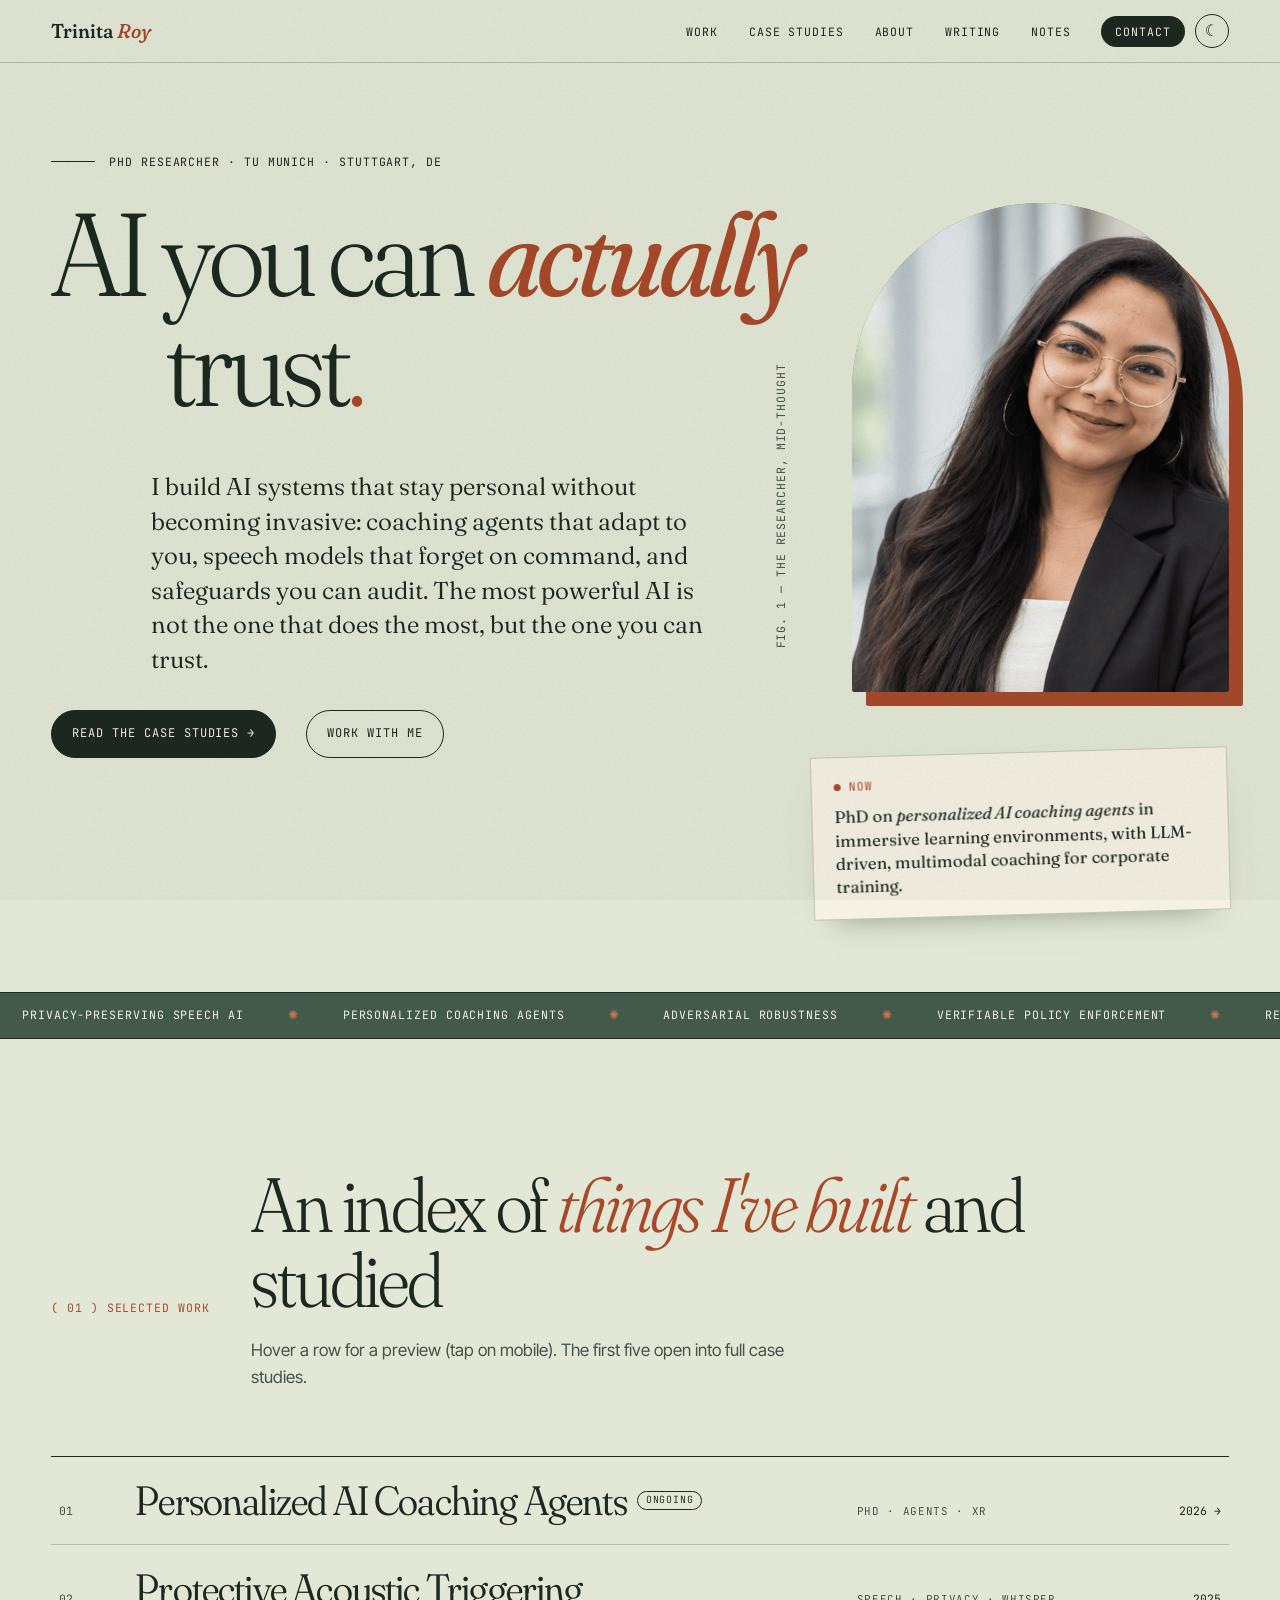
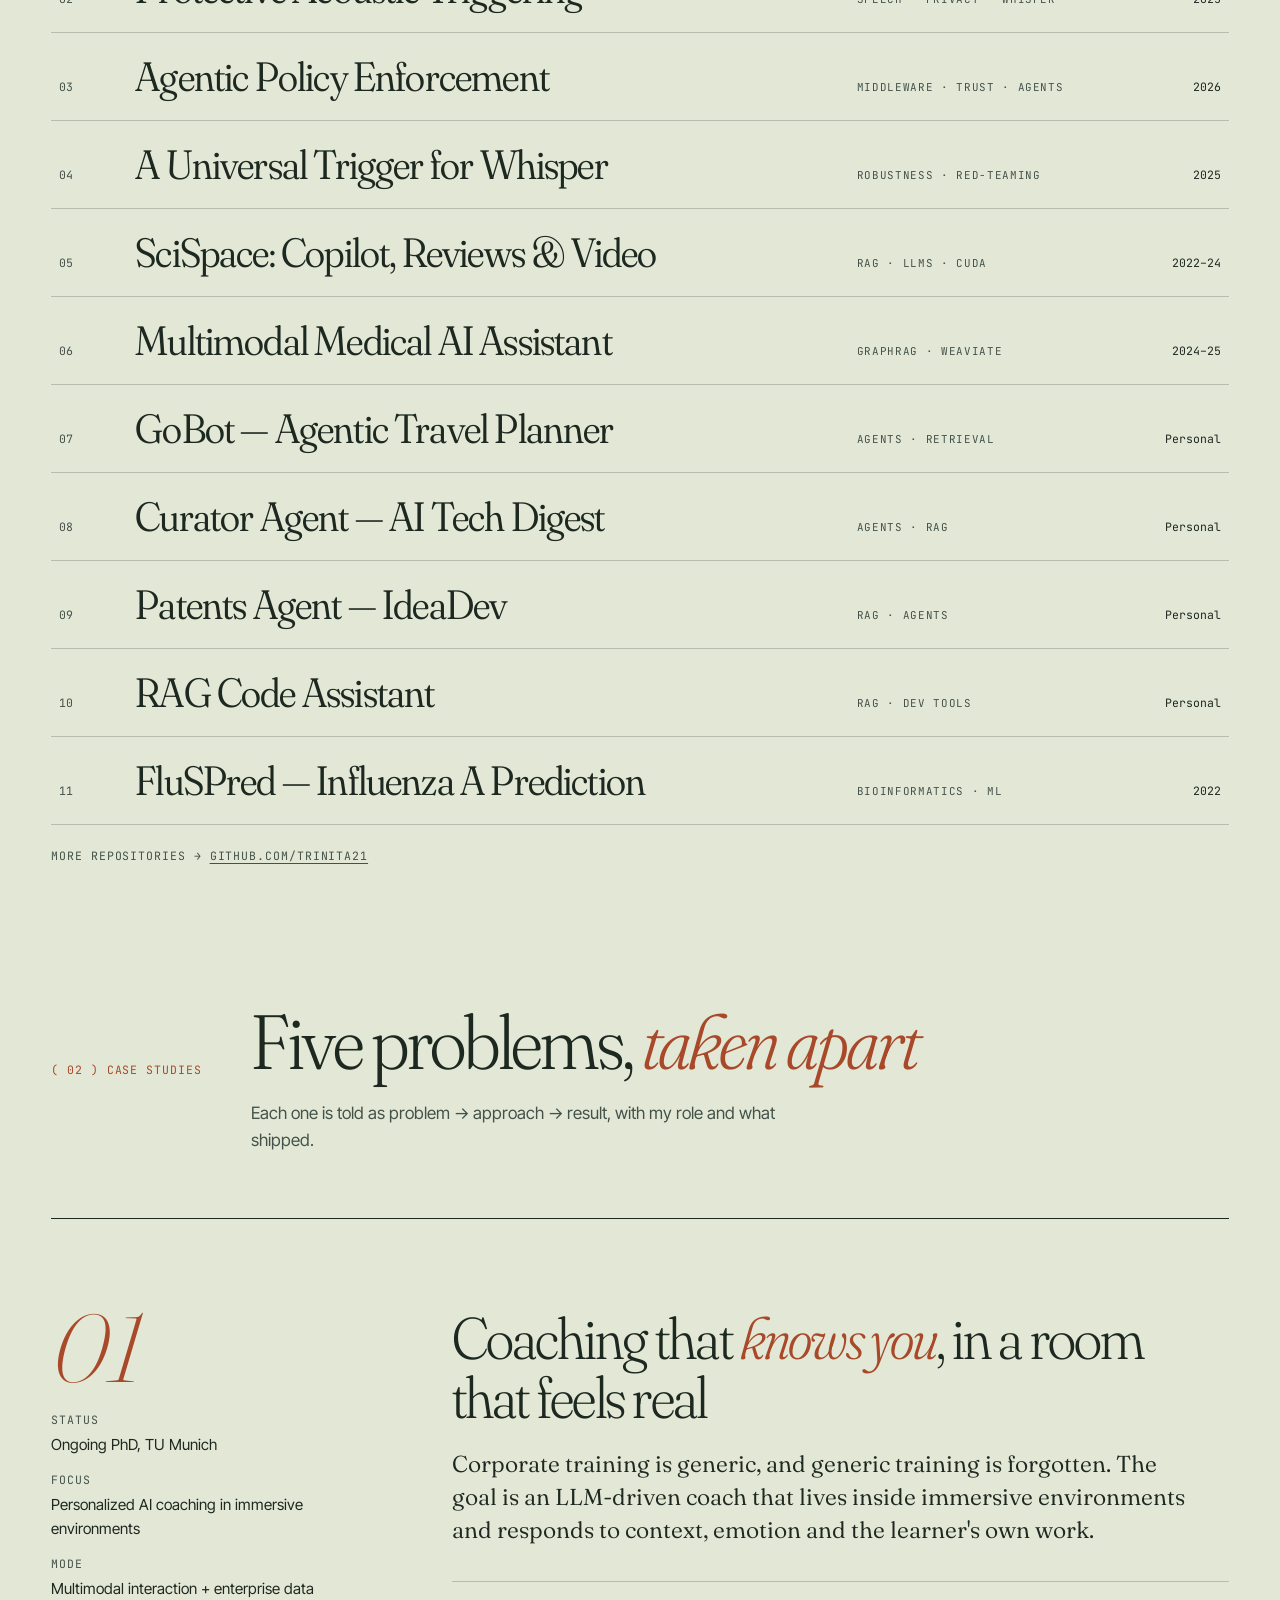
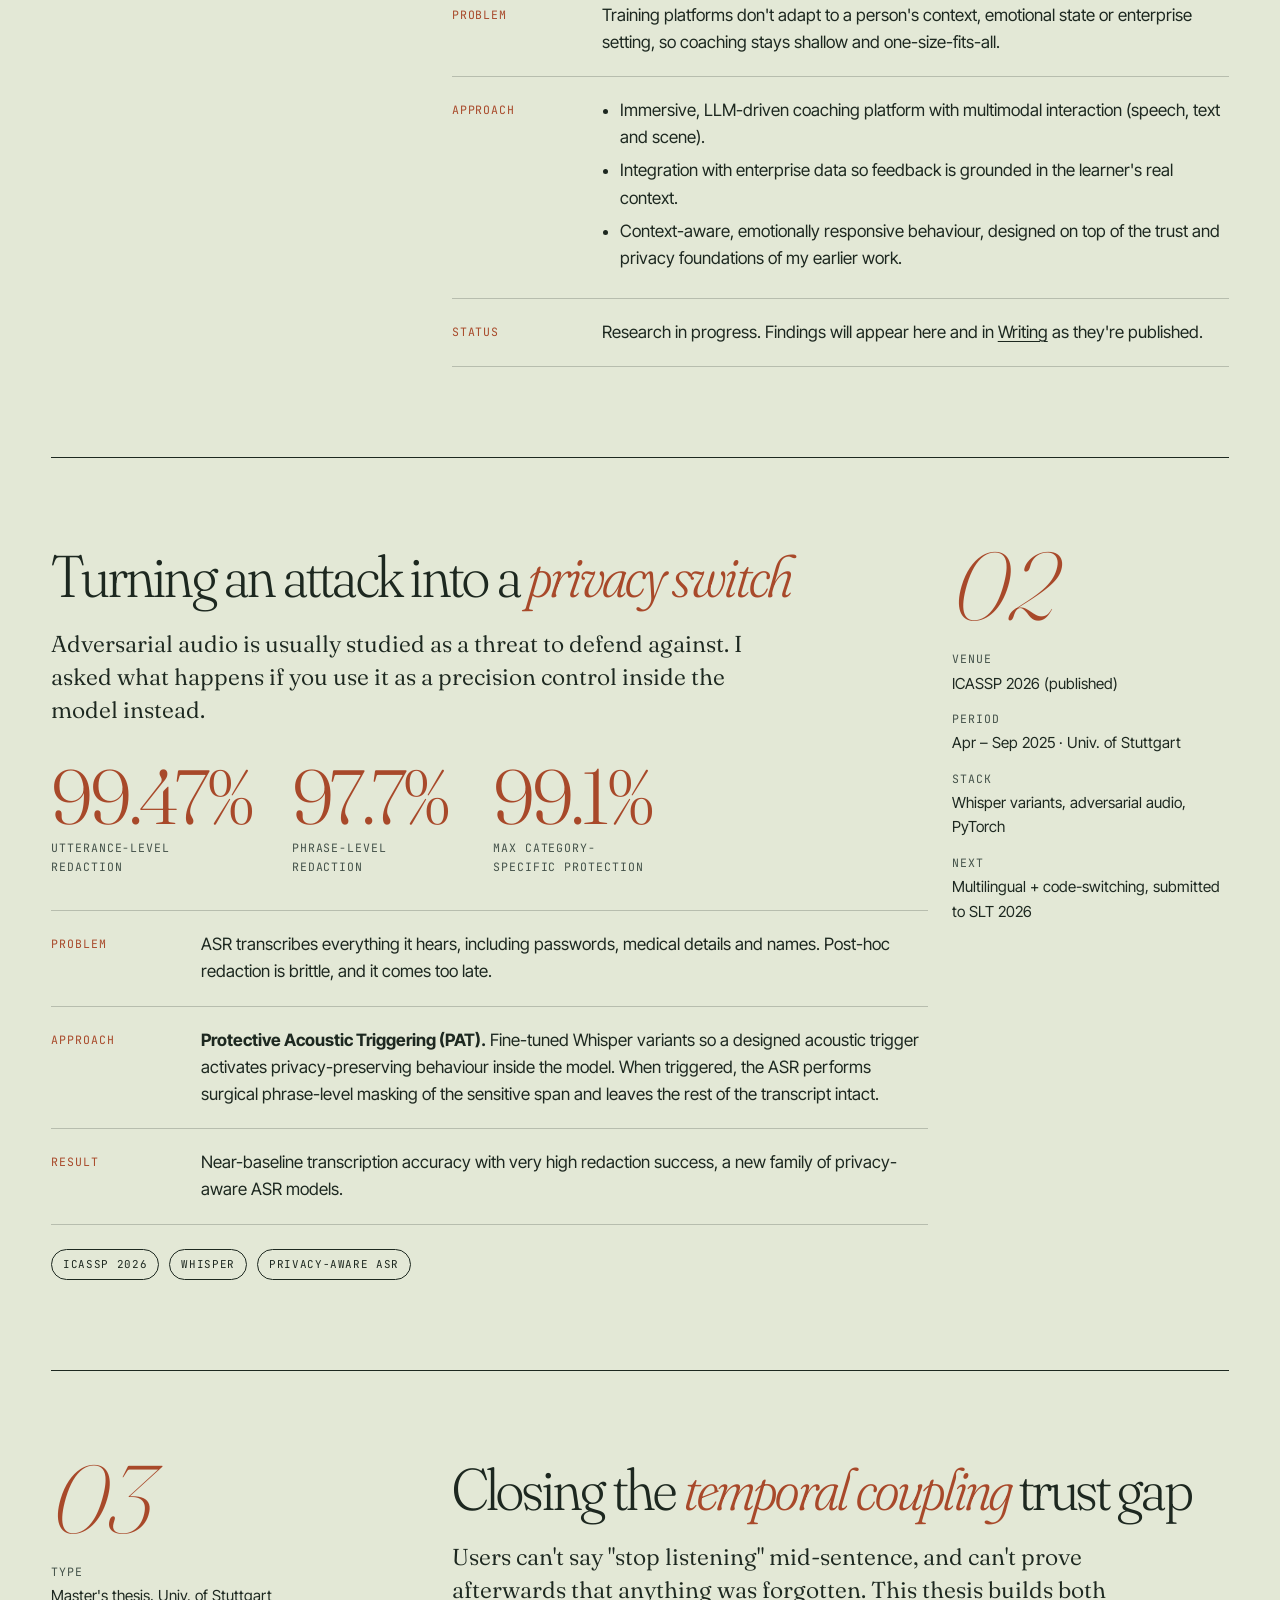
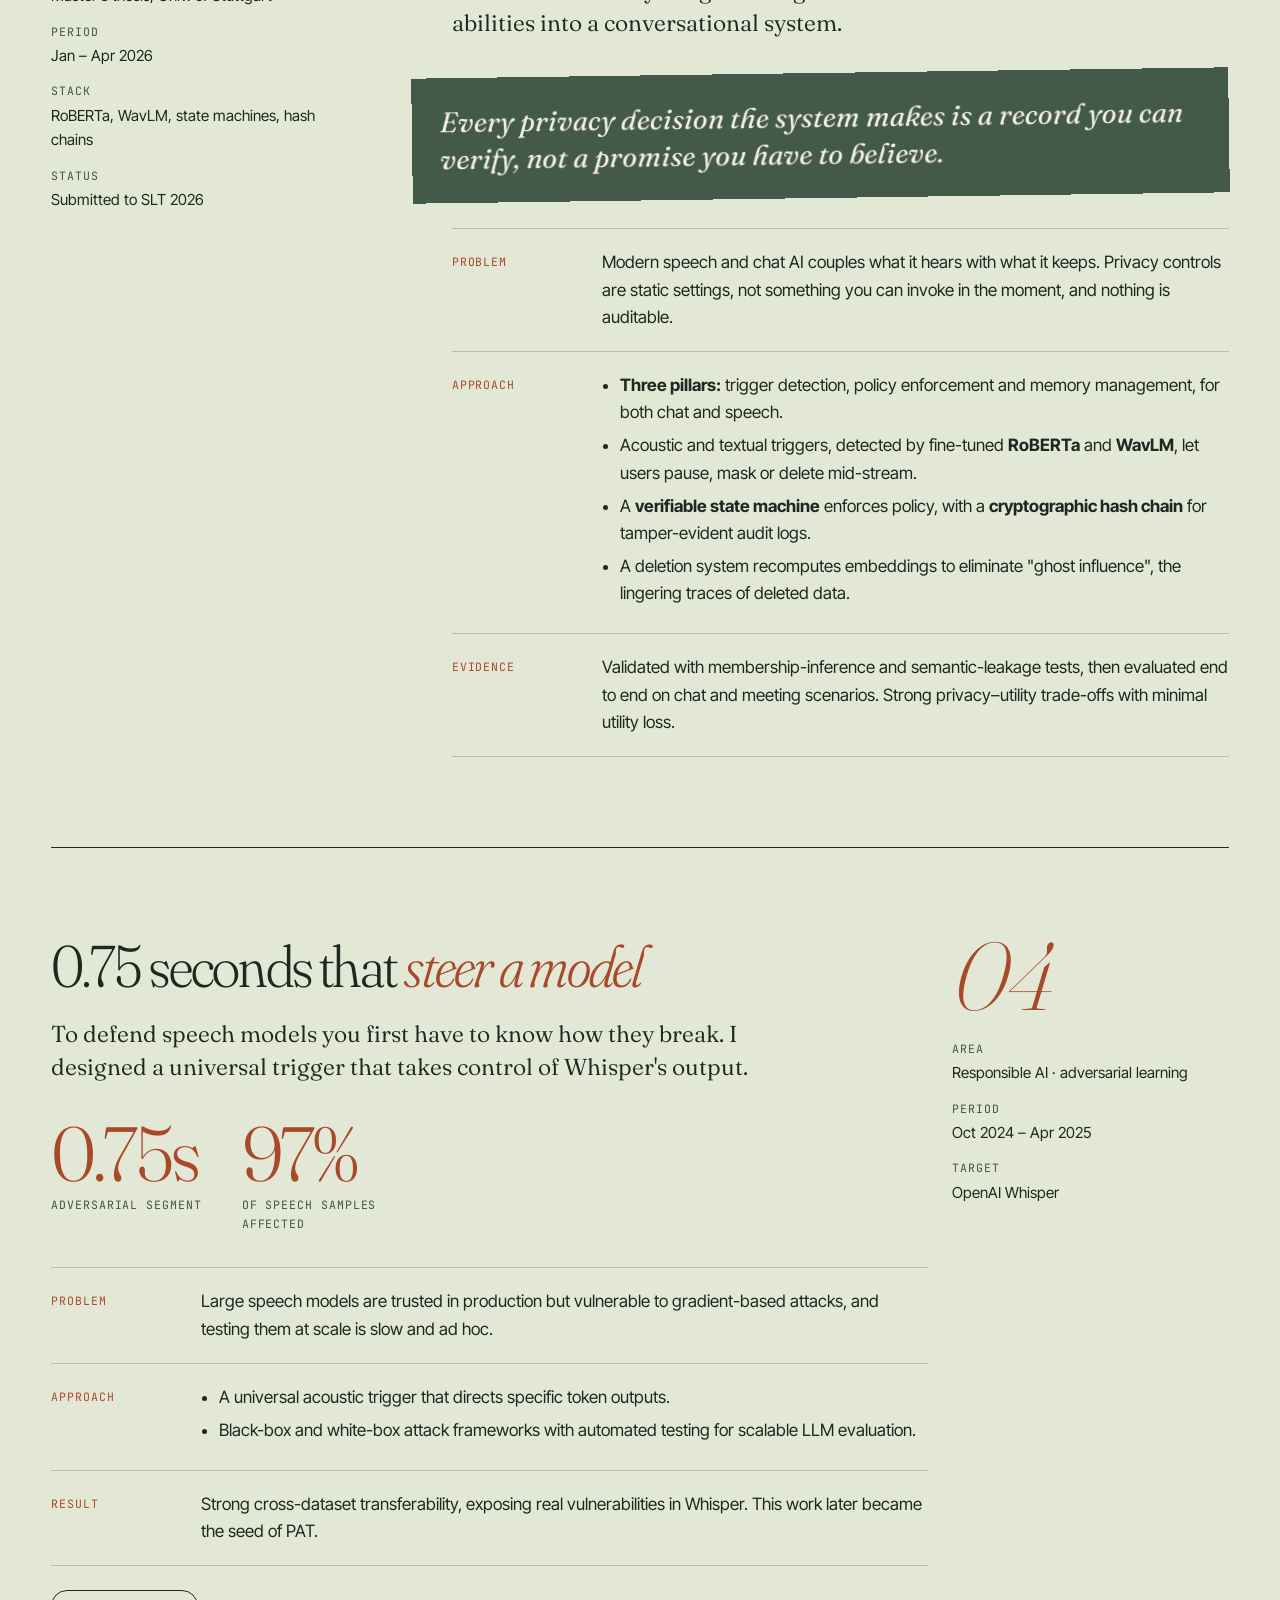
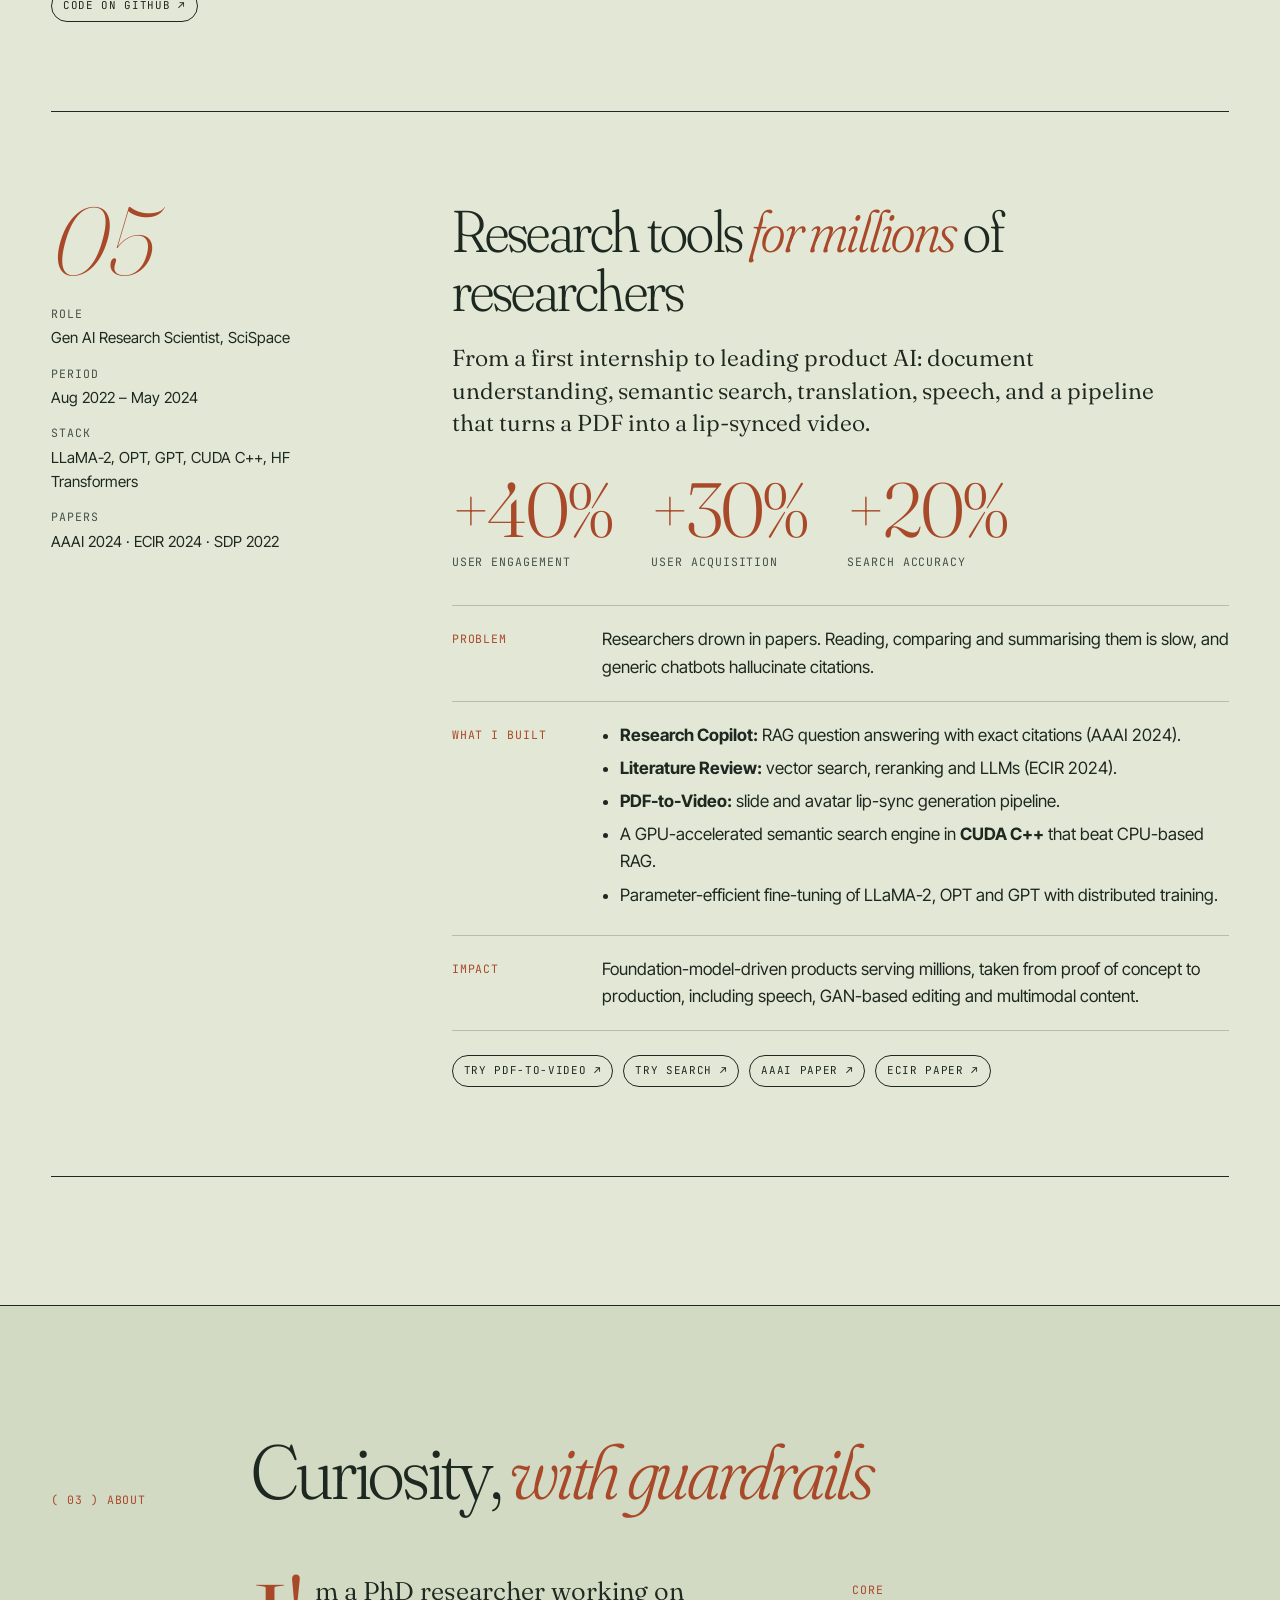
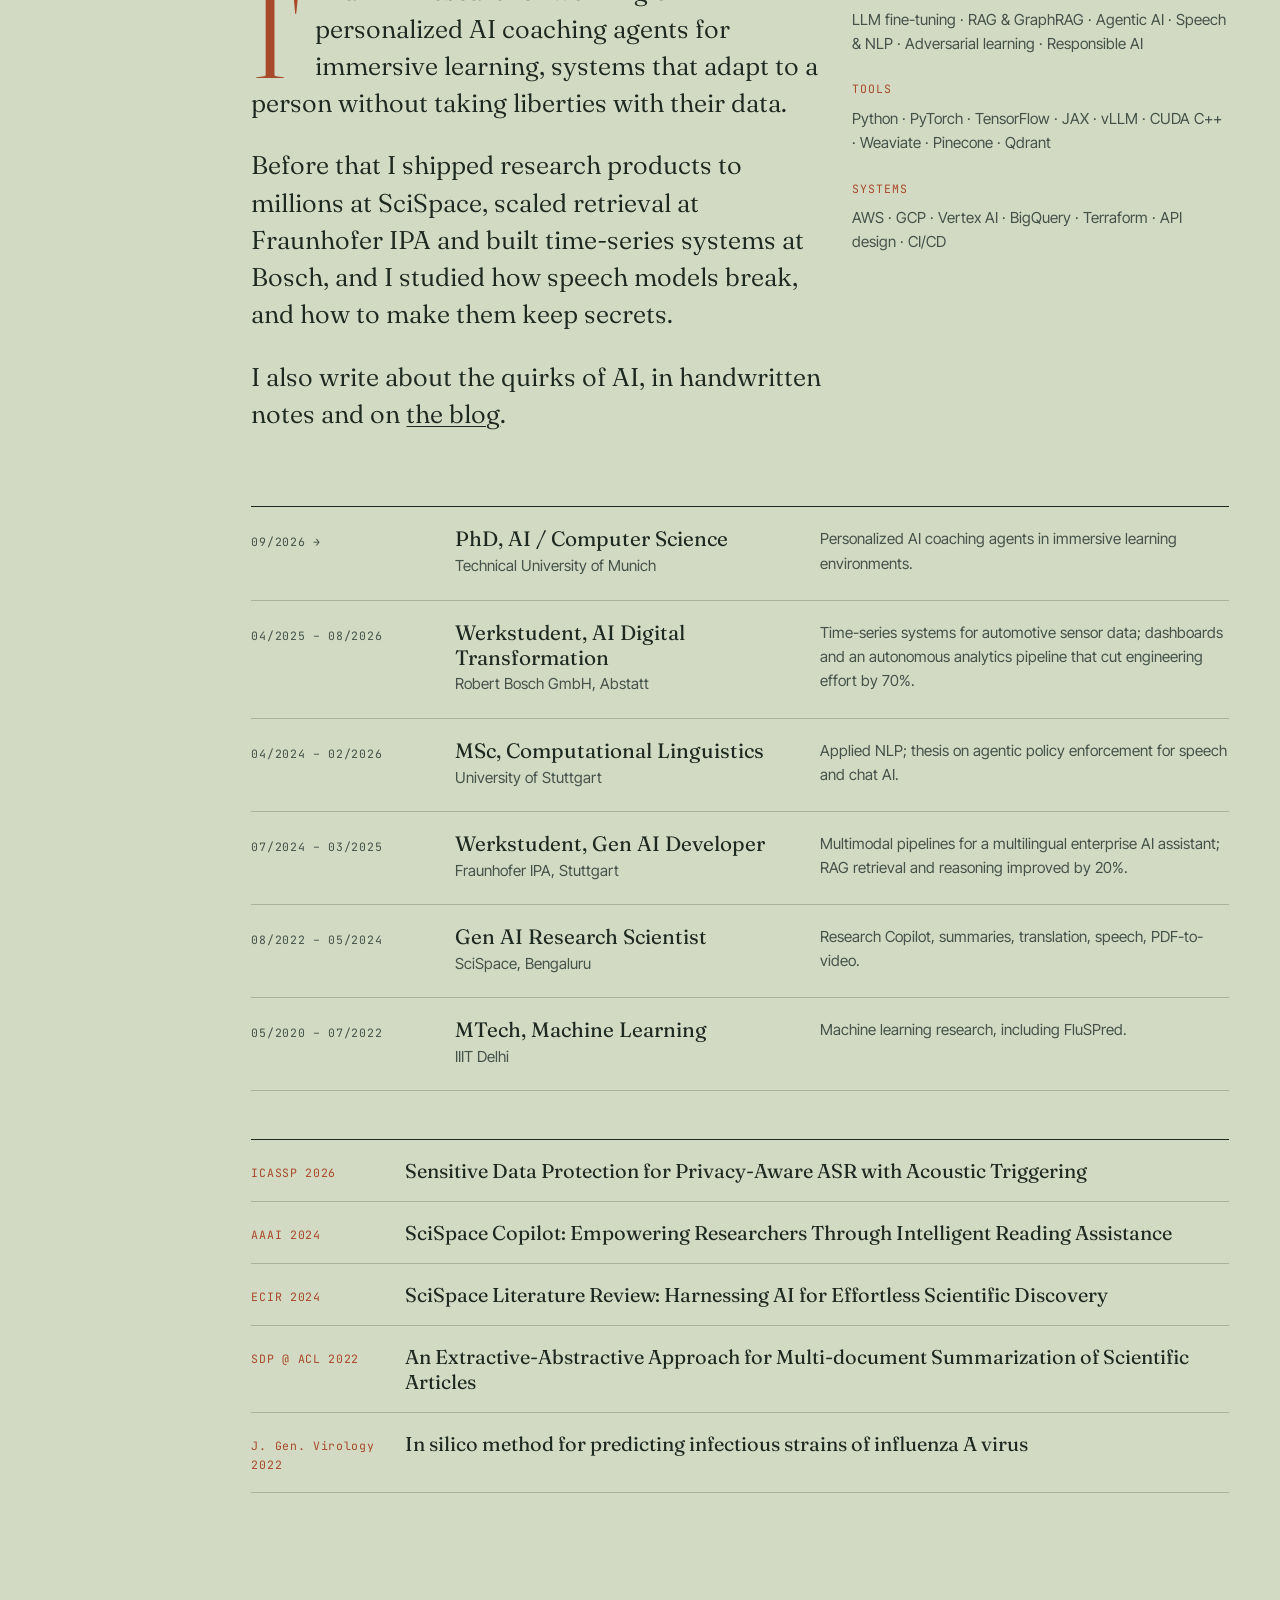
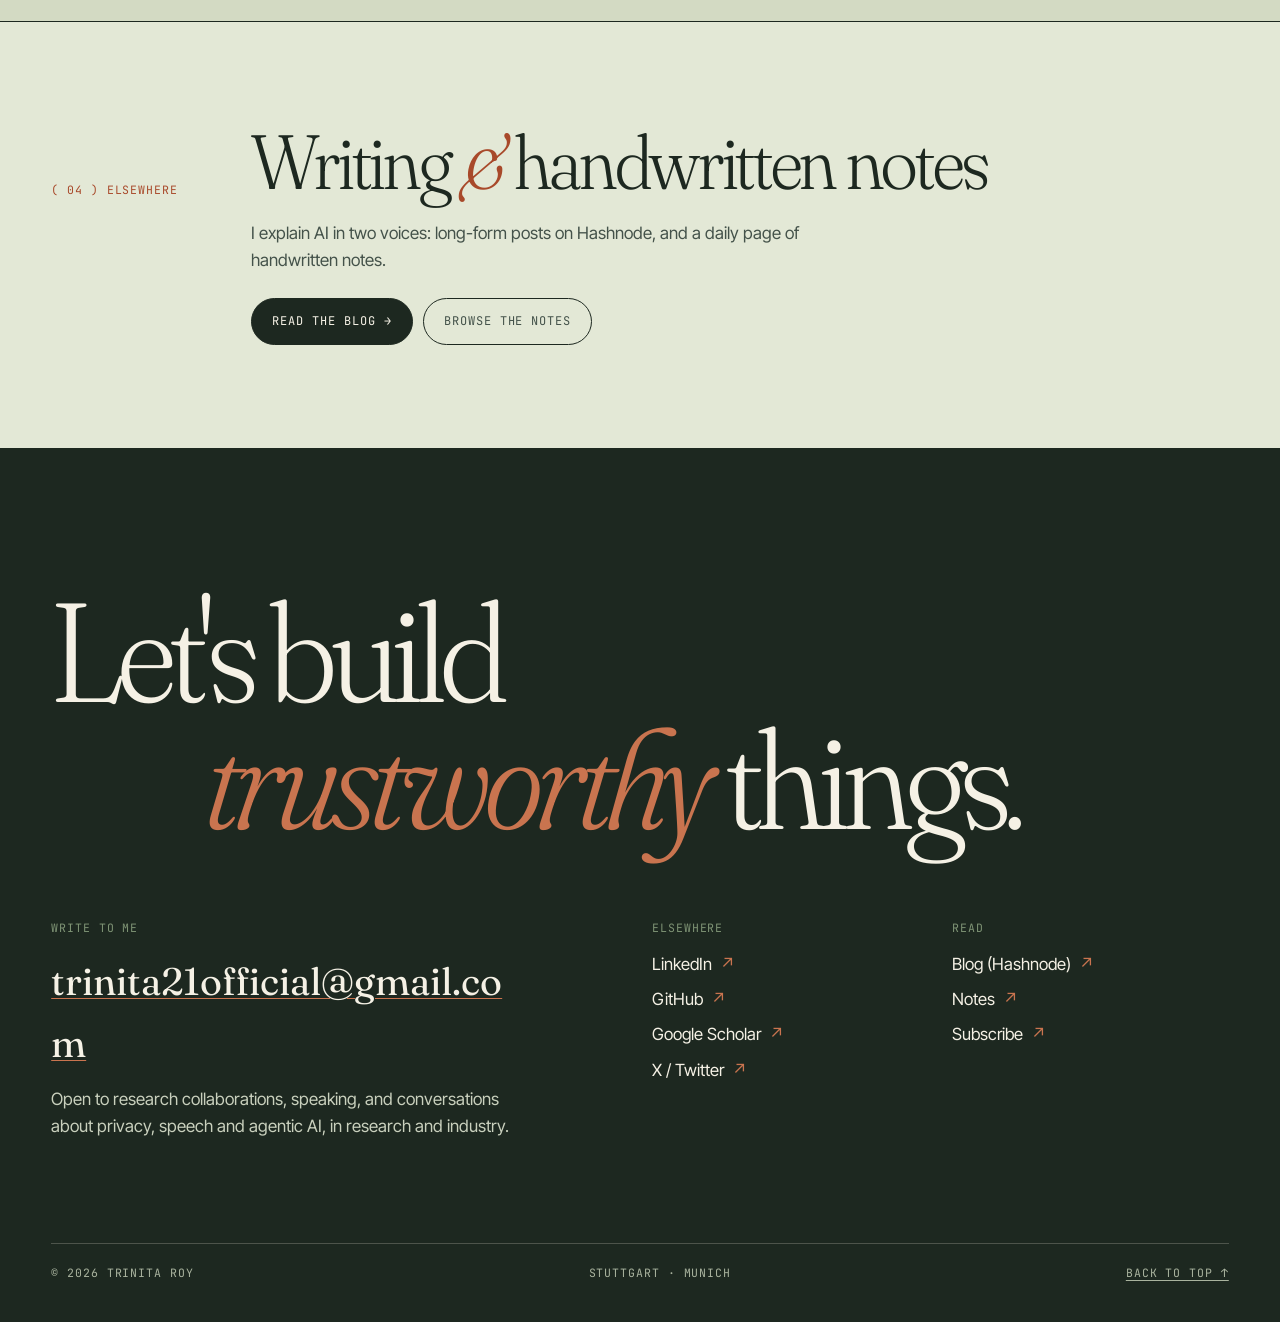
<file: index.html>
<!doctype html>
<html lang="en" class="no-js">
<head>
<meta charset="utf-8">
<meta name="viewport" content="width=device-width, initial-scale=1">
<title>Trinita Roy — AI you can actually trust</title>
<meta name="description" content="Trinita Roy is a PhD researcher at TU Munich building trustworthy, privacy-preserving and personalized AI: immersive coaching agents, speech privacy, adversarial robustness.">
<meta property="og:type" content="website">
<meta property="og:url" content="https://trinita21.github.io/portfolio/">
<meta property="og:title" content="Trinita Roy — AI you can actually trust">
<meta property="og:description" content="PhD researcher at TU Munich building trustworthy, privacy-preserving and personalized AI: coaching agents, speech privacy, adversarial robustness.">
<meta property="og:image" content="https://trinita21.github.io/portfolio/assets/trinita.jpg">
<meta name="twitter:card" content="summary_large_image">
<meta name="twitter:site" content="@trinita_roy">
<meta name="twitter:title" content="Trinita Roy — AI you can actually trust">
<meta name="twitter:description" content="PhD researcher at TU Munich building trustworthy, privacy-preserving and personalized AI: coaching agents, speech privacy, adversarial robustness.">
<meta name="twitter:image" content="https://trinita21.github.io/portfolio/assets/trinita.jpg">
<link rel="icon" href="data:image/svg+xml,%3Csvg xmlns='http://www.w3.org/2000/svg' viewBox='0 0 100 100'%3E%3Crect width='100' height='100' fill='%23a8492a'/%3E%3Ctext x='50' y='72' font-size='70' text-anchor='middle' fill='%23f5f1e5' font-family='Georgia' font-style='italic'%3Et%3C/text%3E%3C/svg%3E">
<link rel="preconnect" href="https://fonts.googleapis.com">
<link rel="preconnect" href="https://fonts.gstatic.com" crossorigin>
<link href="https://fonts.googleapis.com/css2?family=Fraunces:ital,opsz,wght,SOFT@0,9..144,200..600,0..100;1,9..144,200..600,0..100&family=Inter+Tight:wght@400;500;600&family=JetBrains+Mono:wght@400;500&display=swap" rel="stylesheet">
<script>(function(){var t=localStorage.getItem('theme');if(t)document.documentElement.setAttribute('data-theme',t);})()</script>
<link rel="stylesheet" href="style.css">
<script>document.documentElement.classList.remove('no-js')</script>
<script type="application/ld+json">
{
  "@context": "https://schema.org",
  "@graph": [
    {
      "@type": "Person",
      "@id": "https://trinita21.github.io/portfolio/#trinita",
      "name": "Trinita Roy",
      "url": "https://trinita21.github.io/portfolio/",
      "image": "https://trinita21.github.io/portfolio/assets/trinita.jpg",
      "jobTitle": "PhD Researcher",
      "description": "PhD researcher at TU Munich building trustworthy, privacy-preserving and personalized AI: immersive coaching agents, speech privacy, adversarial robustness.",
      "email": "trinita21official@gmail.com",
      "affiliation": {"@type": "CollegeOrUniversity", "name": "Technical University of Munich"},
      "alumniOf": [
        {"@type": "CollegeOrUniversity", "name": "University of Stuttgart"},
        {"@type": "CollegeOrUniversity", "name": "IIIT Delhi"}
      ],
      "sameAs": [
        "https://www.linkedin.com/in/trinita-roy/",
        "https://github.com/Trinita21",
        "https://scholar.google.com/citations?user=MXdYymEAAAAJ&hl=en",
        "https://x.com/trinita_roy"
      ]
    },
    {
      "@type": "ScholarlyArticle",
      "name": "Sensitive Data Protection for Privacy-Aware ASR with Acoustic Triggering",
      "author": {"@id": "https://trinita21.github.io/portfolio/#trinita"},
      "datePublished": "2026",
      "isPartOf": {"@type": "Event", "name": "ICASSP 2026"}
    },
    {
      "@type": "ScholarlyArticle",
      "name": "SciSpace Copilot: Empowering Researchers Through Intelligent Reading Assistance",
      "author": {"@id": "https://trinita21.github.io/portfolio/#trinita"},
      "datePublished": "2024",
      "url": "https://ojs.aaai.org/index.php/AAAI/article/view/30578",
      "isPartOf": {"@type": "Event", "name": "AAAI 2024"}
    },
    {
      "@type": "ScholarlyArticle",
      "name": "SciSpace Literature Review: Harnessing AI for Effortless Scientific Discovery",
      "author": {"@id": "https://trinita21.github.io/portfolio/#trinita"},
      "datePublished": "2024",
      "url": "https://link.springer.com/chapter/10.1007/978-3-031-56069-9_28",
      "isPartOf": {"@type": "Event", "name": "ECIR 2024"}
    },
    {
      "@type": "ScholarlyArticle",
      "name": "An Extractive-Abstractive Approach for Multi-document Summarization of Scientific Articles",
      "author": {"@id": "https://trinita21.github.io/portfolio/#trinita"},
      "datePublished": "2022",
      "url": "https://aclanthology.org/2022.sdp-1.25/",
      "isPartOf": {"@type": "Event", "name": "SDP @ ACL 2022"}
    },
    {
      "@type": "ScholarlyArticle",
      "name": "In silico method for predicting infectious strains of influenza A virus",
      "author": {"@id": "https://trinita21.github.io/portfolio/#trinita"},
      "datePublished": "2022",
      "url": "https://doi.org/10.1099/jgv.0.001802",
      "isPartOf": {"@type": "Periodical", "name": "Journal of General Virology"}
    }
  ]
}
</script>
</head>
<body>

<header class="nav">
  <div class="wrap">
    <a class="brand" href="index.html">Trinita <i>Roy</i></a>
    <div class="nav-right">
      <ul id="menu">
        <li><a href="#work">Work</a></li>
        <li><a href="#cases">Case studies</a></li>
        <li><a href="#about">About</a></li>
        <li><a href="blog.html">Writing</a></li>
        <li><a href="notes.html">Notes</a></li>
        <li><a href="#contact">Contact</a></li>
      </ul>
      <button class="theme-btn" id="theme-toggle" aria-label="Switch to dark mode">☾</button>
      <button class="menu-btn mono" aria-expanded="false" aria-controls="menu">Menu</button>
    </div>
  </div>
</header>

<main>
<!-- ───────── Hero ───────── -->
<div class="hero">
  <div class="wrap hero-grid">
    <div class="hero-kicker mono">PhD researcher · TU Munich · Stuttgart, DE</div>
    <h1>
      AI you can <em>actually</em>
      <span class="indent">trust<span class="clay">.</span></span>
    </h1>
    <figure class="portrait" style="margin-inline:0">
      <div class="frame"><img src="assets/trinita.jpg" alt="Portrait of Trinita Roy" width="900" height="1170" fetchpriority="high"></div>
      <span class="tag mono">Fig. 1 — the researcher, mid-thought</span>
    </figure>
    <p class="hero-lede">I build AI systems that stay personal without becoming invasive: coaching agents that adapt to you, speech models that forget on command, and safeguards you can audit. The most powerful AI is not the one that does the most, but the one you can trust.</p>
    <div class="hero-meta">
      <a class="btn solid" href="#cases">Read the case studies →</a>
      <a class="btn" href="#contact">Work with me</a>
    </div>
    <aside class="now-card">
      <div class="mono">Now</div>
      <p>PhD on <em>personalized AI coaching agents</em> in immersive learning environments, with LLM-driven, multimodal coaching for corporate training.</p>
    </aside>
  </div>
</div>

<div class="strip mono" aria-hidden="true"><div>
  <span>Privacy-preserving speech AI</span><span>Personalized coaching agents</span><span>Adversarial robustness</span><span>Verifiable policy enforcement</span><span>Retrieval &amp; RAG at scale</span><span>Multimodal LLMs</span><span>Responsible AI</span>
  <span>Privacy-preserving speech AI</span><span>Personalized coaching agents</span><span>Adversarial robustness</span><span>Verifiable policy enforcement</span><span>Retrieval &amp; RAG at scale</span><span>Multimodal LLMs</span><span>Responsible AI</span>
</div></div>

<!-- ───────── Index ───────── -->
<section id="work">
  <div class="wrap">
    <div class="sec-head rv">
      <span class="num mono">( 01 ) Selected work</span>
      <h2>An index of <em>things I've built</em> and studied</h2>
      <p>Hover a row for a preview (tap on mobile). The first five open into full case studies.</p>
    </div>

    <ul class="index rv" id="index">
      <li class="row"><a href="#coaching" data-art="rings" data-c="sage" data-stat="Ongoing" data-text="Immersive, LLM-driven coaching that blends multimodal interaction with enterprise data for emotionally responsive, personalized corporate training.">
        <span class="i">01</span><span class="t">Personalized AI Coaching Agents<span class="badge">Ongoing</span><small>Immersive learning · LLM agents · multimodal</small></span><span class="k">PhD · Agents · XR</span><span class="y">2026 →</span></a></li>
      <li class="row"><a href="#pat" data-art="wave" data-c="clay" data-stat="99.47%" data-text="Repurposing adversarial audio triggers as a control mechanism: Whisper variants that surgically mask sensitive phrases on cue.">
        <span class="i">02</span><span class="t">Protective Acoustic Triggering<small>ICASSP 2026 · privacy-aware ASR</small></span><span class="k">Speech · Privacy · Whisper</span><span class="y">2025</span></a></li>
      <li class="row"><a href="#policy" data-art="nodes" data-c="ink" data-stat="Auditable" data-text="Real-time privacy middleware: pause, mask or delete mid-stream, enforced by a state machine with hash-chained audit logs.">
        <span class="i">03</span><span class="t">Agentic Policy Enforcement<small>Master's thesis · user-controllable memory</small></span><span class="k">Middleware · Trust · Agents</span><span class="y">2026</span></a></li>
      <li class="row"><a href="#whisper" data-art="spikes" data-c="sage" data-stat="97%" data-text="A 0.75-second adversarial audio segment that steers Whisper's output across 97% of speech samples, and transfers across datasets.">
        <span class="i">04</span><span class="t">A Universal Trigger for Whisper<small>Adversarial learning · attack frameworks</small></span><span class="k">Robustness · Red-teaming</span><span class="y">2025</span></a></li>
      <li class="row"><a href="#scispace" data-art="grid" data-c="clay" data-stat="+40%" data-text="Research copilot, literature review and PDF-to-video products used by millions. Two papers at AAAI and ECIR 2024.">
        <span class="i">05</span><span class="t">SciSpace: Copilot, Reviews &amp; Video<small>Research scientist · production LLM products</small></span><span class="k">RAG · LLMs · CUDA</span><span class="y">2022–24</span></a></li>
      <li class="row"><div class="r" data-art="grid" data-c="ink" data-stat="+20%" data-text="Multi-modal medical assistant fusing vision, language and structured data. RAG / GraphRAG tuned over multi-million-document corpora."><span class="i">06</span><span class="t">Multimodal Medical AI Assistant<small>Fraunhofer IPA</small></span><span class="k">GraphRAG · Weaviate</span><span class="y">2024–25</span></div></li>
      <li class="row"><div class="r" data-art="nodes" data-c="sage" data-stat="Agents" data-text="An agentic travel planner (FastAPI + Streamlit) that chains context and retrieval to build personalised itineraries."><span class="i">07</span><span class="t">GoBot — Agentic Travel Planner<small>FastAPI · agent graphs · tracing</small></span><span class="k">Agents · Retrieval</span><span class="y">Personal</span></div></li>
      <li class="row"><div class="r" data-art="wave" data-c="clay" data-stat="LangGraph" data-text="An autonomous assistant that collects, summarises and emails trending AI research, now growing a voice-delivery layer."><span class="i">08</span><span class="t">Curator Agent — AI Tech Digest<small>LangGraph · summarisation · TTS</small></span><span class="k">Agents · RAG</span><span class="y">Personal</span></div></li>
      <li class="row"><div class="r" data-art="rings" data-c="ink" data-stat="RAG" data-text="Idea generation and patent drafting with Weaviate-backed prior-art search and structured prompt refinement."><span class="i">09</span><span class="t">Patents Agent — IdeaDev<small>Weaviate · agentic reasoning</small></span><span class="k">RAG · Agents</span><span class="y">Personal</span></div></li>
      <li class="row"><div class="r" data-art="grid" data-c="sage" data-stat="Local" data-text="Generates unit tests from a project's own repository using Weaviate vector search and local LLaMA models via Ollama."><span class="i">10</span><span class="t">RAG Code Assistant<small>Weaviate · Ollama · test generation</small></span><span class="k">RAG · Dev tools</span><span class="y">Personal</span></div></li>
      <li class="row"><a href="https://github.com/raghavagps/FluSPred/" target="_blank" rel="noopener" data-art="spikes" data-c="clay" data-stat="AUC 0.98" data-text="Predicts human vs. non-human-associated Influenza A strains from genome and protein sequences. Outperforms BLAST; published, with a web server.">
        <span class="i">11</span><span class="t">FluSPred — Influenza A Prediction<small>Journal of General Virology · web server ↗</small></span><span class="k">Bioinformatics · ML</span><span class="y">2022</span></a></li>
    </ul>
    <p class="mono rv" style="margin-top:22px;color:var(--ink-2)">More repositories → <a href="https://github.com/Trinita21" target="_blank" rel="noopener">github.com/Trinita21</a></p>
  </div>
</section>

<!-- ───────── Case studies ───────── -->
<section id="cases" style="padding-top:0">
  <div class="wrap">
    <div class="sec-head rv">
      <span class="num mono">( 02 ) Case studies</span>
      <h2>Five problems, <em>taken apart</em></h2>
      <p>Each one is told as problem → approach → result, with my role and what shipped.</p>
    </div>

    <!-- 01 -->
    <article class="case rv" id="coaching"><div class="case-grid">
      <aside class="case-side"><div class="n">01</div><dl>
        <div><dt class="mono">Status</dt><dd>Ongoing PhD, TU Munich</dd></div>
        <div><dt class="mono">Focus</dt><dd>Personalized AI coaching in immersive environments</dd></div>
        <div><dt class="mono">Mode</dt><dd>Multimodal interaction + enterprise data</dd></div></dl></aside>
      <div class="case-main">
        <h3>Coaching that <em>knows you</em>, in a room that feels real</h3>
        <p class="lede">Corporate training is generic, and generic training is forgotten. The goal is an LLM-driven coach that lives inside immersive environments and responds to context, emotion and the learner's own work.</p>
        <div class="beats">
          <div class="beat"><h4 class="mono">Problem</h4><p>Training platforms don't adapt to a person's context, emotional state or enterprise setting, so coaching stays shallow and one-size-fits-all.</p></div>
          <div class="beat"><h4 class="mono">Approach</h4><ul><li>Immersive, LLM-driven coaching platform with multimodal interaction (speech, text and scene).</li><li>Integration with enterprise data so feedback is grounded in the learner's real context.</li><li>Context-aware, emotionally responsive behaviour, designed on top of the trust and privacy foundations of my earlier work.</li></ul></div>
          <div class="beat"><h4 class="mono">Status</h4><p>Research in progress. Findings will appear here and in <a href="blog.html">Writing</a> as they're published.</p></div>
        </div>
      </div></div></article>

    <!-- 02 -->
    <article class="case rv" id="pat"><div class="case-grid">
      <aside class="case-side"><div class="n">02</div><dl>
        <div><dt class="mono">Venue</dt><dd>ICASSP 2026 (published)</dd></div>
        <div><dt class="mono">Period</dt><dd>Apr – Sep 2025 · Univ. of Stuttgart</dd></div>
        <div><dt class="mono">Stack</dt><dd>Whisper variants, adversarial audio, PyTorch</dd></div>
        <div><dt class="mono">Next</dt><dd>Multilingual + code-switching, submitted to SLT 2026</dd></div></dl></aside>
      <div class="case-main">
        <h3>Turning an attack into a <em>privacy switch</em></h3>
        <p class="lede">Adversarial audio is usually studied as a threat to defend against. I asked what happens if you use it as a precision control inside the model instead.</p>
        <div class="stats">
          <div><div class="stat-n">99.47%</div><span class="stat-l mono">utterance-level redaction</span></div>
          <div><div class="stat-n">97.7%</div><span class="stat-l mono">phrase-level redaction</span></div>
          <div><div class="stat-n">99.1%</div><span class="stat-l mono">max category-specific protection</span></div>
        </div>
        <div class="beats">
          <div class="beat"><h4 class="mono">Problem</h4><p>ASR transcribes everything it hears, including passwords, medical details and names. Post-hoc redaction is brittle, and it comes too late.</p></div>
          <div class="beat"><h4 class="mono">Approach</h4><p><b>Protective Acoustic Triggering (PAT).</b> Fine-tuned Whisper variants so a designed acoustic trigger activates privacy-preserving behaviour inside the model. When triggered, the ASR performs surgical phrase-level masking of the sensitive span and leaves the rest of the transcript intact.</p></div>
          <div class="beat"><h4 class="mono">Result</h4><p>Near-baseline transcription accuracy with very high redaction success, a new family of privacy-aware ASR models.</p></div>
        </div>
        <div class="links"><span class="chip">ICASSP 2026</span><span class="chip">Whisper</span><span class="chip">Privacy-aware ASR</span></div>
      </div></div></article>

    <!-- 03 -->
    <article class="case rv" id="policy"><div class="case-grid">
      <aside class="case-side"><div class="n">03</div><dl>
        <div><dt class="mono">Type</dt><dd>Master's thesis, Univ. of Stuttgart</dd></div>
        <div><dt class="mono">Period</dt><dd>Jan – Apr 2026</dd></div>
        <div><dt class="mono">Stack</dt><dd>RoBERTa, WavLM, state machines, hash chains</dd></div>
        <div><dt class="mono">Status</dt><dd>Submitted to SLT 2026</dd></div></dl></aside>
      <div class="case-main">
        <h3>Closing the <em>temporal coupling</em> trust gap</h3>
        <p class="lede">Users can't say "stop listening" mid-sentence, and can't prove afterwards that anything was forgotten. This thesis builds both abilities into a conversational system.</p>
        <blockquote class="pull">Every privacy decision the system makes is a record you can verify, not a promise you have to believe.</blockquote>
        <div class="beats">
          <div class="beat"><h4 class="mono">Problem</h4><p>Modern speech and chat AI couples what it hears with what it keeps. Privacy controls are static settings, not something you can invoke in the moment, and nothing is auditable.</p></div>
          <div class="beat"><h4 class="mono">Approach</h4><ul>
            <li><b>Three pillars:</b> trigger detection, policy enforcement and memory management, for both chat and speech.</li>
            <li>Acoustic and textual triggers, detected by fine-tuned <b>RoBERTa</b> and <b>WavLM</b>, let users pause, mask or delete mid-stream.</li>
            <li>A <b>verifiable state machine</b> enforces policy, with a <b>cryptographic hash chain</b> for tamper-evident audit logs.</li>
            <li>A deletion system recomputes embeddings to eliminate "ghost influence", the lingering traces of deleted data.</li></ul></div>
          <div class="beat"><h4 class="mono">Evidence</h4><p>Validated with membership-inference and semantic-leakage tests, then evaluated end to end on chat and meeting scenarios. Strong privacy–utility trade-offs with minimal utility loss.</p></div>
        </div>
      </div></div></article>

    <!-- 04 -->
    <article class="case rv" id="whisper"><div class="case-grid">
      <aside class="case-side"><div class="n">04</div><dl>
        <div><dt class="mono">Area</dt><dd>Responsible AI · adversarial learning</dd></div>
        <div><dt class="mono">Period</dt><dd>Oct 2024 – Apr 2025</dd></div>
        <div><dt class="mono">Target</dt><dd>OpenAI Whisper</dd></div></dl></aside>
      <div class="case-main">
        <h3>0.75 seconds that <em>steer a model</em></h3>
        <p class="lede">To defend speech models you first have to know how they break. I designed a universal trigger that takes control of Whisper's output.</p>
        <div class="stats">
          <div><div class="stat-n">0.75s</div><span class="stat-l mono">adversarial segment</span></div>
          <div><div class="stat-n">97%</div><span class="stat-l mono">of speech samples affected</span></div>
        </div>
        <div class="beats">
          <div class="beat"><h4 class="mono">Problem</h4><p>Large speech models are trusted in production but vulnerable to gradient-based attacks, and testing them at scale is slow and ad hoc.</p></div>
          <div class="beat"><h4 class="mono">Approach</h4><ul><li>A universal acoustic trigger that directs specific token outputs.</li><li>Black-box and white-box attack frameworks with automated testing for scalable LLM evaluation.</li></ul></div>
          <div class="beat"><h4 class="mono">Result</h4><p>Strong cross-dataset transferability, exposing real vulnerabilities in Whisper. This work later became the seed of PAT.</p></div>
        </div>
        <div class="links"><a class="chip" href="https://github.com/Trinita21/Adversarial-Attacks-LLMs" target="_blank" rel="noopener">Code on GitHub ↗</a></div>
      </div></div></article>

    <!-- 05 -->
    <article class="case rv" id="scispace"><div class="case-grid">
      <aside class="case-side"><div class="n">05</div><dl>
        <div><dt class="mono">Role</dt><dd>Gen AI Research Scientist, SciSpace</dd></div>
        <div><dt class="mono">Period</dt><dd>Aug 2022 – May 2024</dd></div>
        <div><dt class="mono">Stack</dt><dd>LLaMA-2, OPT, GPT, CUDA C++, HF Transformers</dd></div>
        <div><dt class="mono">Papers</dt><dd>AAAI 2024 · ECIR 2024 · SDP 2022</dd></div></dl></aside>
      <div class="case-main">
        <h3>Research tools <em>for millions</em> of researchers</h3>
        <p class="lede">From a first internship to leading product AI: document understanding, semantic search, translation, speech, and a pipeline that turns a PDF into a lip-synced video.</p>
        <div class="stats">
          <div><div class="stat-n">+40%</div><span class="stat-l mono">user engagement</span></div>
          <div><div class="stat-n">+30%</div><span class="stat-l mono">user acquisition</span></div>
          <div><div class="stat-n">+20%</div><span class="stat-l mono">search accuracy</span></div>
        </div>
        <div class="beats">
          <div class="beat"><h4 class="mono">Problem</h4><p>Researchers drown in papers. Reading, comparing and summarising them is slow, and generic chatbots hallucinate citations.</p></div>
          <div class="beat"><h4 class="mono">What I built</h4><ul>
            <li><b>Research Copilot:</b> RAG question answering with exact citations (AAAI 2024).</li>
            <li><b>Literature Review:</b> vector search, reranking and LLMs (ECIR 2024).</li>
            <li><b>PDF-to-Video:</b> slide and avatar lip-sync generation pipeline.</li>
            <li>A GPU-accelerated semantic search engine in <b>CUDA C++</b> that beat CPU-based RAG.</li>
            <li>Parameter-efficient fine-tuning of LLaMA-2, OPT and GPT with distributed training.</li></ul></div>
          <div class="beat"><h4 class="mono">Impact</h4><p>Foundation-model-driven products serving millions, taken from proof of concept to production, including speech, GAN-based editing and multimodal content.</p></div>
        </div>
        <div class="links">
          <a class="chip" href="https://typeset.io/pdf-to-video" target="_blank" rel="noopener">Try PDF-to-Video ↗</a>
          <a class="chip" href="https://typeset.io/search" target="_blank" rel="noopener">Try Search ↗</a>
          <a class="chip" href="https://ojs.aaai.org/index.php/AAAI/article/view/30578" target="_blank" rel="noopener">AAAI paper ↗</a>
          <a class="chip" href="https://link.springer.com/chapter/10.1007/978-3-031-56069-9_28" target="_blank" rel="noopener">ECIR paper ↗</a>
        </div>
      </div></div></article>
  </div>
</section>

<!-- ───────── About ───────── -->
<section id="about" style="background:var(--paper-2);border-block:1px solid var(--ink)">
  <div class="wrap">
    <div class="sec-head rv">
      <span class="num mono">( 03 ) About</span>
      <h2>Curiosity, <em>with guardrails</em></h2>
    </div>
    <div class="about-grid">
      <div class="about-copy rv">
        <p>I'm a PhD researcher working on personalized AI coaching agents for immersive learning, systems that adapt to a person without taking liberties with their data.</p>
        <p>Before that I shipped research products to millions at SciSpace, scaled retrieval at Fraunhofer IPA and built time-series systems at Bosch, and I studied how speech models break, and how to make them keep secrets.</p>
        <p>I also write about the quirks of AI, in handwritten notes and on <a href="blog.html">the blog</a>.</p>
      </div>
      <div class="skills rv">
        <h4 class="mono">Core</h4><p>LLM fine-tuning · RAG &amp; GraphRAG · Agentic AI · Speech &amp; NLP · Adversarial learning · Responsible AI</p>
        <h4 class="mono">Tools</h4><p>Python · PyTorch · TensorFlow · JAX · vLLM · CUDA C++ · Weaviate · Pinecone · Qdrant</p>
        <h4 class="mono">Systems</h4><p>AWS · GCP · Vertex AI · BigQuery · Terraform · API design · CI/CD</p>
      </div>
      <ol class="timeline rv">
        <li><span class="when">09/2026 →</span><div class="what"><b>PhD, AI / Computer Science</b><span>Technical University of Munich</span></div><div class="how">Personalized AI coaching agents in immersive learning environments.</div></li>
        <li><span class="when">04/2025 – 08/2026</span><div class="what"><b>Werkstudent, AI Digital Transformation</b><span>Robert Bosch GmbH, Abstatt</span></div><div class="how">Time-series systems for automotive sensor data; dashboards and an autonomous analytics pipeline that cut engineering effort by 70%.</div></li>
        <li><span class="when">04/2024 – 02/2026</span><div class="what"><b>MSc, Computational Linguistics</b><span>University of Stuttgart</span></div><div class="how">Applied NLP; thesis on agentic policy enforcement for speech and chat AI.</div></li>
        <li><span class="when">07/2024 – 03/2025</span><div class="what"><b>Werkstudent, Gen AI Developer</b><span>Fraunhofer IPA, Stuttgart</span></div><div class="how">Multimodal pipelines for a multilingual enterprise AI assistant; RAG retrieval and reasoning improved by 20%.</div></li>
        <li><span class="when">08/2022 – 05/2024</span><div class="what"><b>Gen AI Research Scientist</b><span>SciSpace, Bengaluru</span></div><div class="how">Research Copilot, summaries, translation, speech, PDF-to-video.</div></li>
        <li><span class="when">05/2020 – 07/2022</span><div class="what"><b>MTech, Machine Learning</b><span>IIIT Delhi</span></div><div class="how">Machine learning research, including FluSPred.</div></li>
      </ol>
      <ul class="pubs rv">
        <li><span class="v">ICASSP 2026</span><a href="#pat">Sensitive Data Protection for Privacy-Aware ASR with Acoustic Triggering</a></li>
        <li><span class="v">AAAI 2024</span><a href="https://ojs.aaai.org/index.php/AAAI/article/view/30578" target="_blank" rel="noopener">SciSpace Copilot: Empowering Researchers Through Intelligent Reading Assistance</a></li>
        <li><span class="v">ECIR 2024</span><a href="https://link.springer.com/chapter/10.1007/978-3-031-56069-9_28" target="_blank" rel="noopener">SciSpace Literature Review: Harnessing AI for Effortless Scientific Discovery</a></li>
        <li><span class="v">SDP @ ACL 2022</span><a href="https://aclanthology.org/2022.sdp-1.25/" target="_blank" rel="noopener">An Extractive-Abstractive Approach for Multi-document Summarization of Scientific Articles</a></li>
        <li><span class="v">J. Gen. Virology 2022</span><a href="https://doi.org/10.1099/jgv.0.001802" target="_blank" rel="noopener">In silico method for predicting infectious strains of influenza A virus</a></li>
      </ul>
    </div>
  </div>
</section>

<!-- ───────── Writing + Notes teasers ───────── -->
<section style="padding-block:clamp(56px,8vw,110px)">
  <div class="wrap">
    <div class="sec-head rv" style="margin-bottom:0">
      <span class="num mono">( 04 ) Elsewhere</span>
      <h2>Writing <em>&amp;</em> handwritten notes</h2>
      <p>I explain AI in two voices: long-form posts on Hashnode, and a daily page of handwritten notes.</p>
      <p class="links" style="grid-column:3/9;margin-top:24px"><a class="btn solid" href="blog.html">Read the blog →</a><a class="btn" href="notes.html">Browse the notes</a></p>
    </div>
  </div>
</section>
</main>

<!-- ───────── Contact ───────── -->
<section class="contact" id="contact">
  <div class="wrap">
    <h2>Let's build <span class="indent"><em>trustworthy</em> things.</span></h2>
    <div class="contact-grid">
      <div>
        <h5 class="mono">Write to me</h5>
        <a class="mail" href="mailto:trinita21official@gmail.com">trinita21official@gmail.com</a>
        <p>Open to research collaborations, speaking, and conversations about privacy, speech and agentic AI, in research and industry.</p>
      </div>
      <div>
        <h5 class="mono">Elsewhere</h5>
        <ul>
          <li><a href="https://www.linkedin.com/in/trinita-roy/" target="_blank" rel="noopener">LinkedIn</a></li>
          <li><a href="https://github.com/Trinita21" target="_blank" rel="noopener">GitHub</a></li>
          <li><a href="https://scholar.google.com/citations?user=MXdYymEAAAAJ&hl=en" target="_blank" rel="noopener">Google Scholar</a></li>
          <li><a href="https://x.com/trinita_roy" target="_blank" rel="noopener">X / Twitter</a></li>
        </ul>
      </div>
      <div>
        <h5 class="mono">Read</h5>
        <ul>
          <li><a href="blog.html">Blog (Hashnode)</a></li>
          <li><a href="notes.html">Notes</a></li>
          <li><a href="https://nlp-nerd.hashnode.dev/" target="_blank" rel="noopener">Subscribe</a></li>
        </ul>
      </div>
    </div>
    <footer class="foot mono"><span>© <span id="yr">2026</span> Trinita Roy</span><span>Stuttgart · Munich</span><a href="#top" id="back-top">Back to top ↑</a></footer>
  </div>
</section>

<div id="peek" aria-hidden="true"><div class="art"></div><div class="body"><div class="mono stat"></div><p></p></div></div>
<script src="main.js"></script>
</body>
</html>
</file>
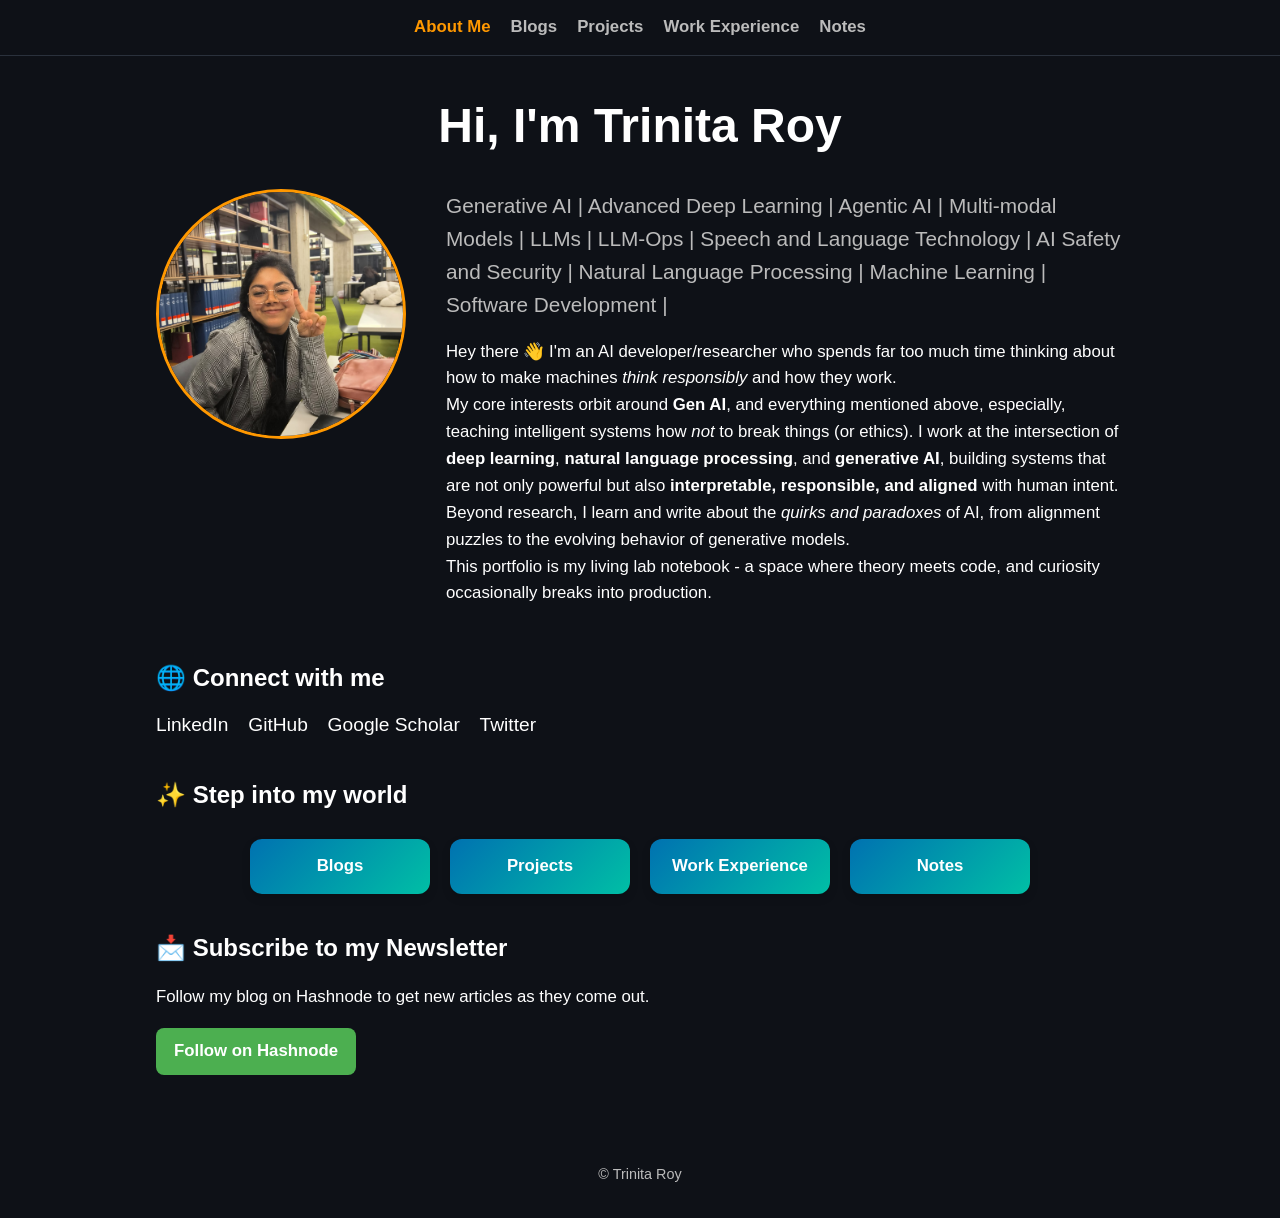
<file: docs/index.html>
<!doctype html>
<html lang="en">
<head>
  <meta charset="utf-8">
  <meta name="viewport" content="width=device-width, initial-scale=1">
  <title>Trinita Roy - Portfolio</title>
  <meta name="description" content="Trinita Roy — AI developer and researcher working on Generative AI, NLP, and responsible AI.">
  <link rel="icon" href="data:image/svg+xml,<svg xmlns='http://www.w3.org/2000/svg' viewBox='0 0 100 100'><text y='.9em' font-size='90'>🌟</text></svg>">
  <link rel="stylesheet" href="style.css">
</head>
<body>
  <nav class="site-nav">
    <a href="index.html" aria-current="page">About Me</a>
    <a href="blogs.html">Blogs</a>
    <a href="projects.html">Projects</a>
    <a href="work-experience.html">Work Experience</a>
    <a href="notes.html">Notes</a>
  </nav>

  <main>
    <div class="title">Hi, I'm Trinita Roy</div>

    <div class="header">
      <img class="profile-img" src="profile_image.jpeg" alt="Trinita Roy">
      <div>
        <div class="subtitle">Generative AI | Advanced Deep Learning | Agentic AI | Multi-modal Models | LLMs | LLM-Ops | Speech and Language Technology | AI Safety and Security | Natural Language Processing | Machine Learning | Software Development |</div>
        <p>
          Hey there 👋 I'm an AI developer/researcher who spends far too much time thinking about how to make machines <em>think responsibly</em> and how they work.<br>
          My core interests orbit around <strong>Gen AI</strong>, and everything mentioned above, especially, teaching intelligent systems how <em>not</em> to break things (or ethics).
          I work at the intersection of <strong>deep learning</strong>, <strong>natural language processing</strong>, and <strong>generative AI</strong>, building systems that are not only powerful but also <strong>interpretable, responsible, and aligned</strong> with human intent.<br>
          Beyond research, I learn and write about the <em>quirks and paradoxes</em> of AI, from alignment puzzles to the evolving behavior of generative models.<br>
          This portfolio is my living lab notebook - a space where theory meets code, and curiosity occasionally breaks into production.
        </p>
      </div>
    </div>

    <h3>🌐 Connect with me</h3>
    <div class="social-icons">
      <a href="https://www.linkedin.com/in/trinita-roy/" target="_blank" rel="noopener">LinkedIn</a>
      <a href="https://github.com/Trinita21" target="_blank" rel="noopener">GitHub</a>
      <a href="https://scholar.google.com/citations?user=MXdYymEAAAAJ&amp;hl=en" target="_blank" rel="noopener">Google Scholar</a>
      <a href="https://x.com/trinita_roy" target="_blank" rel="noopener">Twitter</a>
    </div>

    <h3>✨ Step into my world</h3>
    <div class="nav-buttons">
      <a href="blogs.html">Blogs</a>
      <a href="projects.html">Projects</a>
      <a href="work-experience.html">Work Experience</a>
      <a href="notes.html">Notes</a>
    </div>

    <h3>📩 Subscribe to my Newsletter</h3>
    <p>Follow my blog on Hashnode to get new articles as they come out.</p>
    <a class="button" href="https://nlp-nerd.hashnode.dev/" target="_blank" rel="noopener">Follow on Hashnode</a>
  </main>

  <footer>© Trinita Roy</footer>
</body>
</html>
</file>
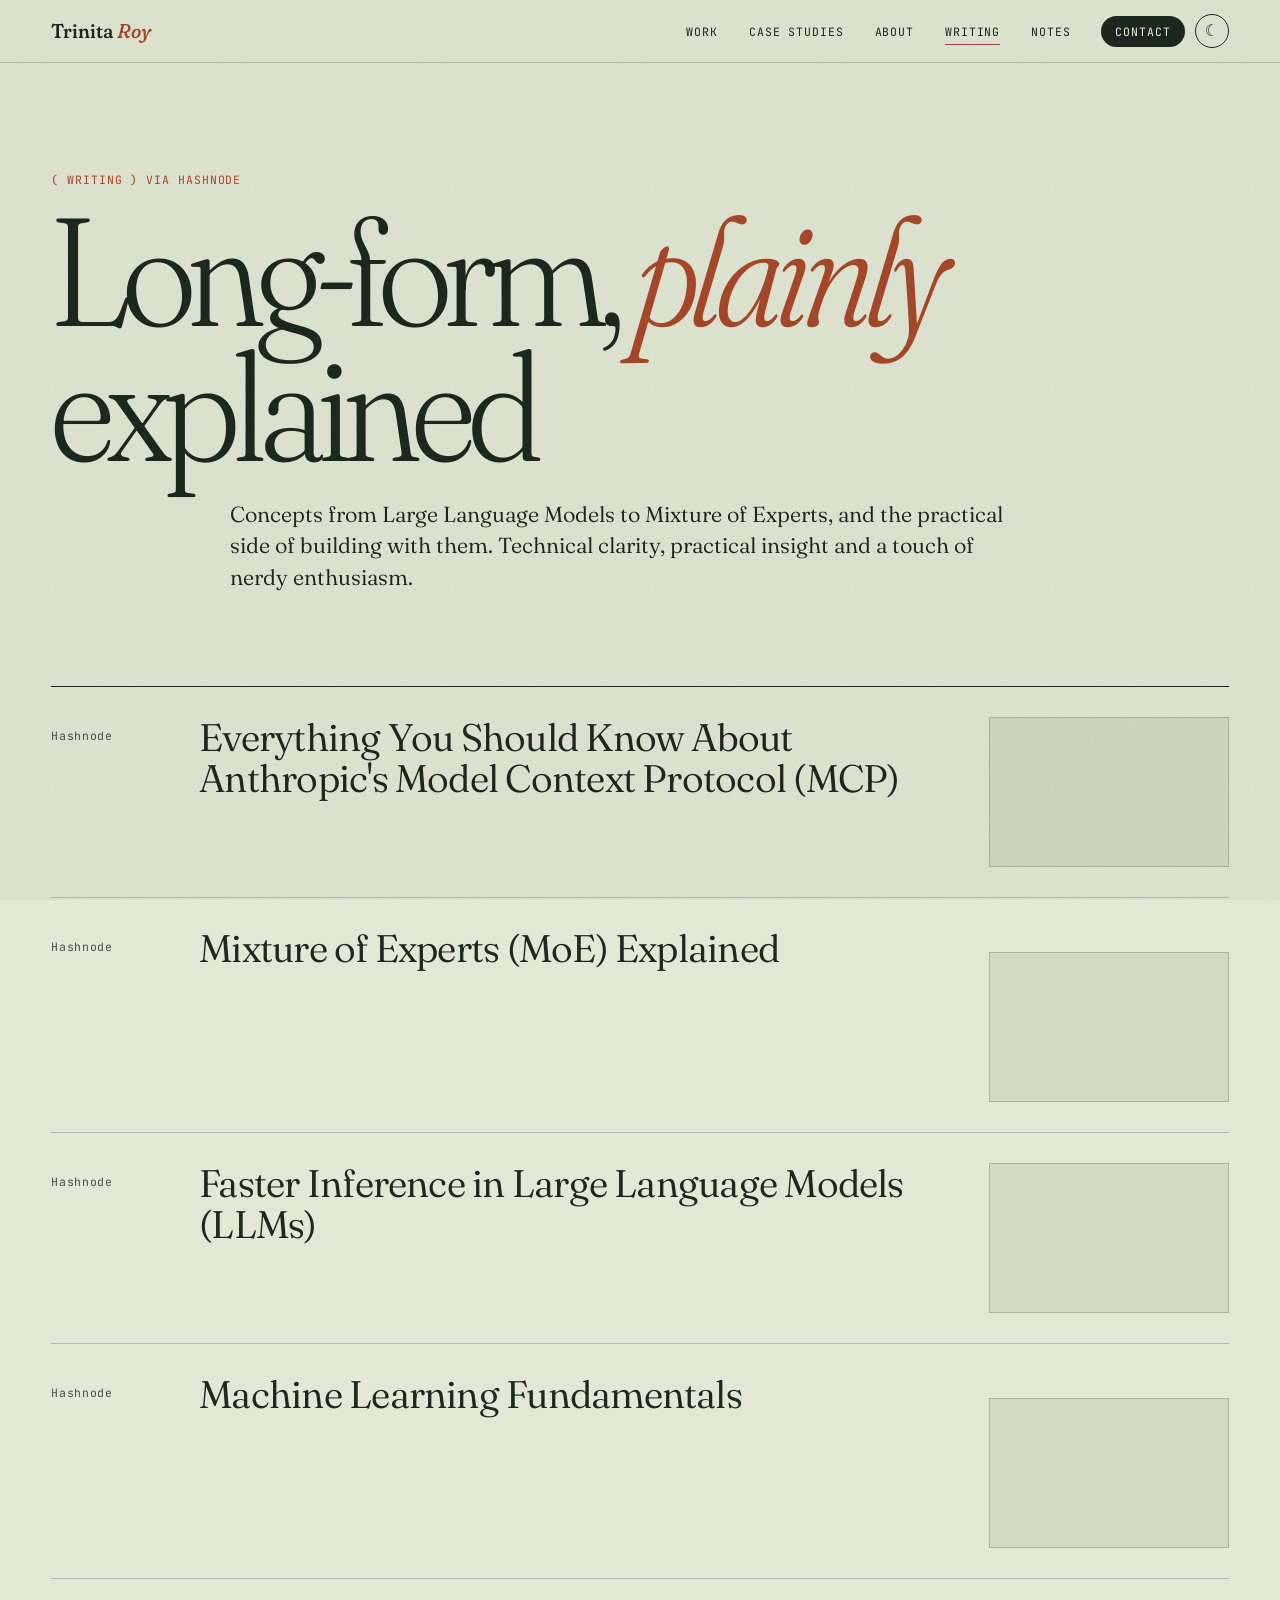
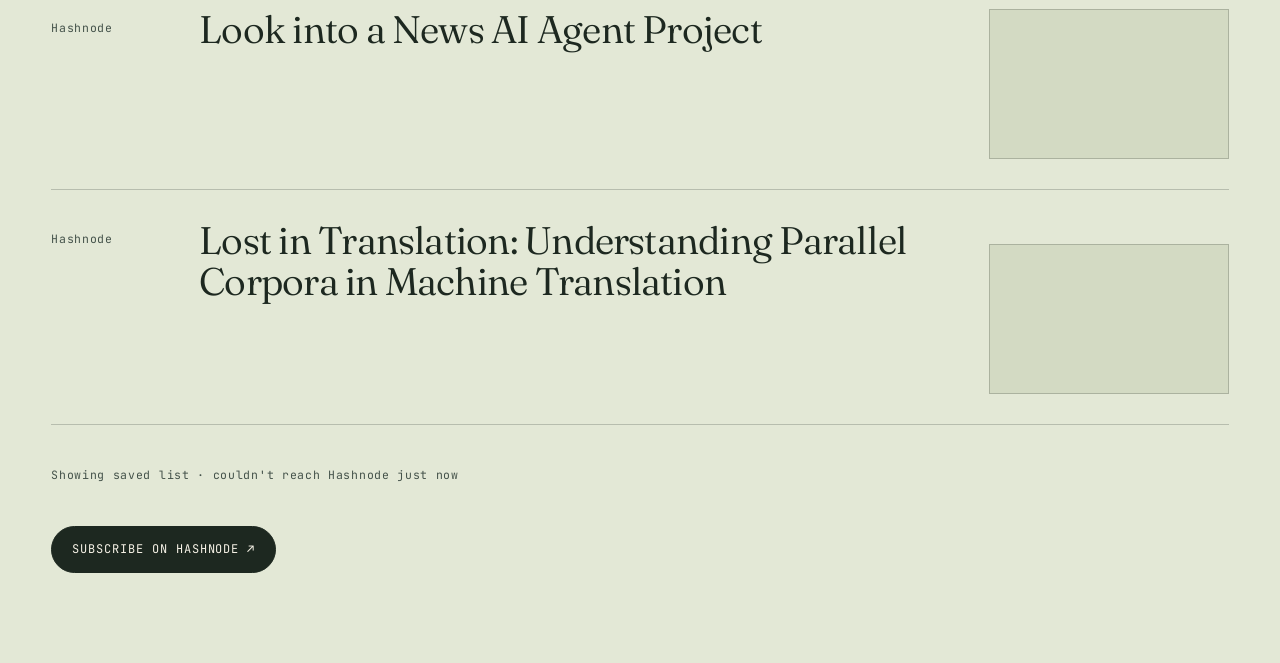
<file: blog.html>
<!doctype html>
<html lang="en" class="no-js">
<head>
<meta charset="utf-8">
<meta name="viewport" content="width=device-width, initial-scale=1">
<title>Writing — Trinita Roy</title>
<meta name="description" content="Articles on LLMs, Mixture of Experts, MCP, inference and machine learning, synced live from Hashnode.">
<meta property="og:type" content="website">
<meta property="og:url" content="https://trinita21.github.io/portfolio/blog.html">
<meta property="og:title" content="Writing — Trinita Roy">
<meta property="og:description" content="Articles on LLMs, Mixture of Experts, MCP, inference and machine learning, synced live from Hashnode.">
<meta property="og:image" content="https://trinita21.github.io/portfolio/assets/trinita.jpg">
<meta name="twitter:card" content="summary_large_image">
<meta name="twitter:site" content="@trinita_roy">
<meta name="twitter:title" content="Writing — Trinita Roy">
<meta name="twitter:description" content="Articles on LLMs, Mixture of Experts, MCP, inference and machine learning, synced live from Hashnode.">
<meta name="twitter:image" content="https://trinita21.github.io/portfolio/assets/trinita.jpg">
<link rel="icon" href="data:image/svg+xml,%3Csvg xmlns='http://www.w3.org/2000/svg' viewBox='0 0 100 100'%3E%3Crect width='100' height='100' fill='%23a8492a'/%3E%3Ctext x='50' y='72' font-size='70' text-anchor='middle' fill='%23f5f1e5' font-family='Georgia' font-style='italic'%3Et%3C/text%3E%3C/svg%3E">
<link rel="preconnect" href="https://fonts.googleapis.com"><link rel="preconnect" href="https://fonts.gstatic.com" crossorigin>
<link href="https://fonts.googleapis.com/css2?family=Fraunces:ital,opsz,wght,SOFT@0,9..144,200..600,0..100;1,9..144,200..600,0..100&family=Inter+Tight:wght@400;500;600&family=JetBrains+Mono:wght@400;500&display=swap" rel="stylesheet">
<script>(function(){var t=localStorage.getItem('theme');if(t)document.documentElement.setAttribute('data-theme',t);})()</script>
<link rel="stylesheet" href="style.css">
<script>document.documentElement.classList.remove('no-js')</script>
</head>
<body>
<header class="nav"><div class="wrap">
  <a class="brand" href="index.html">Trinita <i>Roy</i></a>
  <div class="nav-right">
    <ul id="menu">
      <li><a href="index.html#work">Work</a></li>
      <li><a href="index.html#cases">Case studies</a></li>
      <li><a href="index.html#about">About</a></li>
      <li><a href="blog.html" aria-current="page">Writing</a></li>
      <li><a href="notes.html">Notes</a></li>
      <li><a href="index.html#contact">Contact</a></li>
    </ul>
    <button class="theme-btn" id="theme-toggle" aria-label="Switch to dark mode">☾</button>
    <button class="menu-btn mono" aria-expanded="false" aria-controls="menu">Menu</button>
  </div>
</div></header>

<main class="wrap">
  <div class="page-head">
    <span class="mono clay">( Writing ) via Hashnode</span>
    <h1>Long-form, <em>plainly</em> explained</h1>
    <p>Concepts from Large Language Models to Mixture of Experts, and the practical side of building with them. Technical clarity, practical insight and a touch of nerdy enthusiasm.</p>
    <div class="filters" id="filters" aria-label="Filter posts by tag"></div>
  </div>
  <ol class="posts" id="posts"></ol>
  <p class="status" id="status"></p>
  <p style="margin:10px 0 90px"><a class="btn solid" href="https://nlp-nerd.hashnode.dev/" target="_blank" rel="noopener">Subscribe on Hashnode ↗</a></p>
</main>
<script src="main.js"></script>
</body>
</html>
</file>
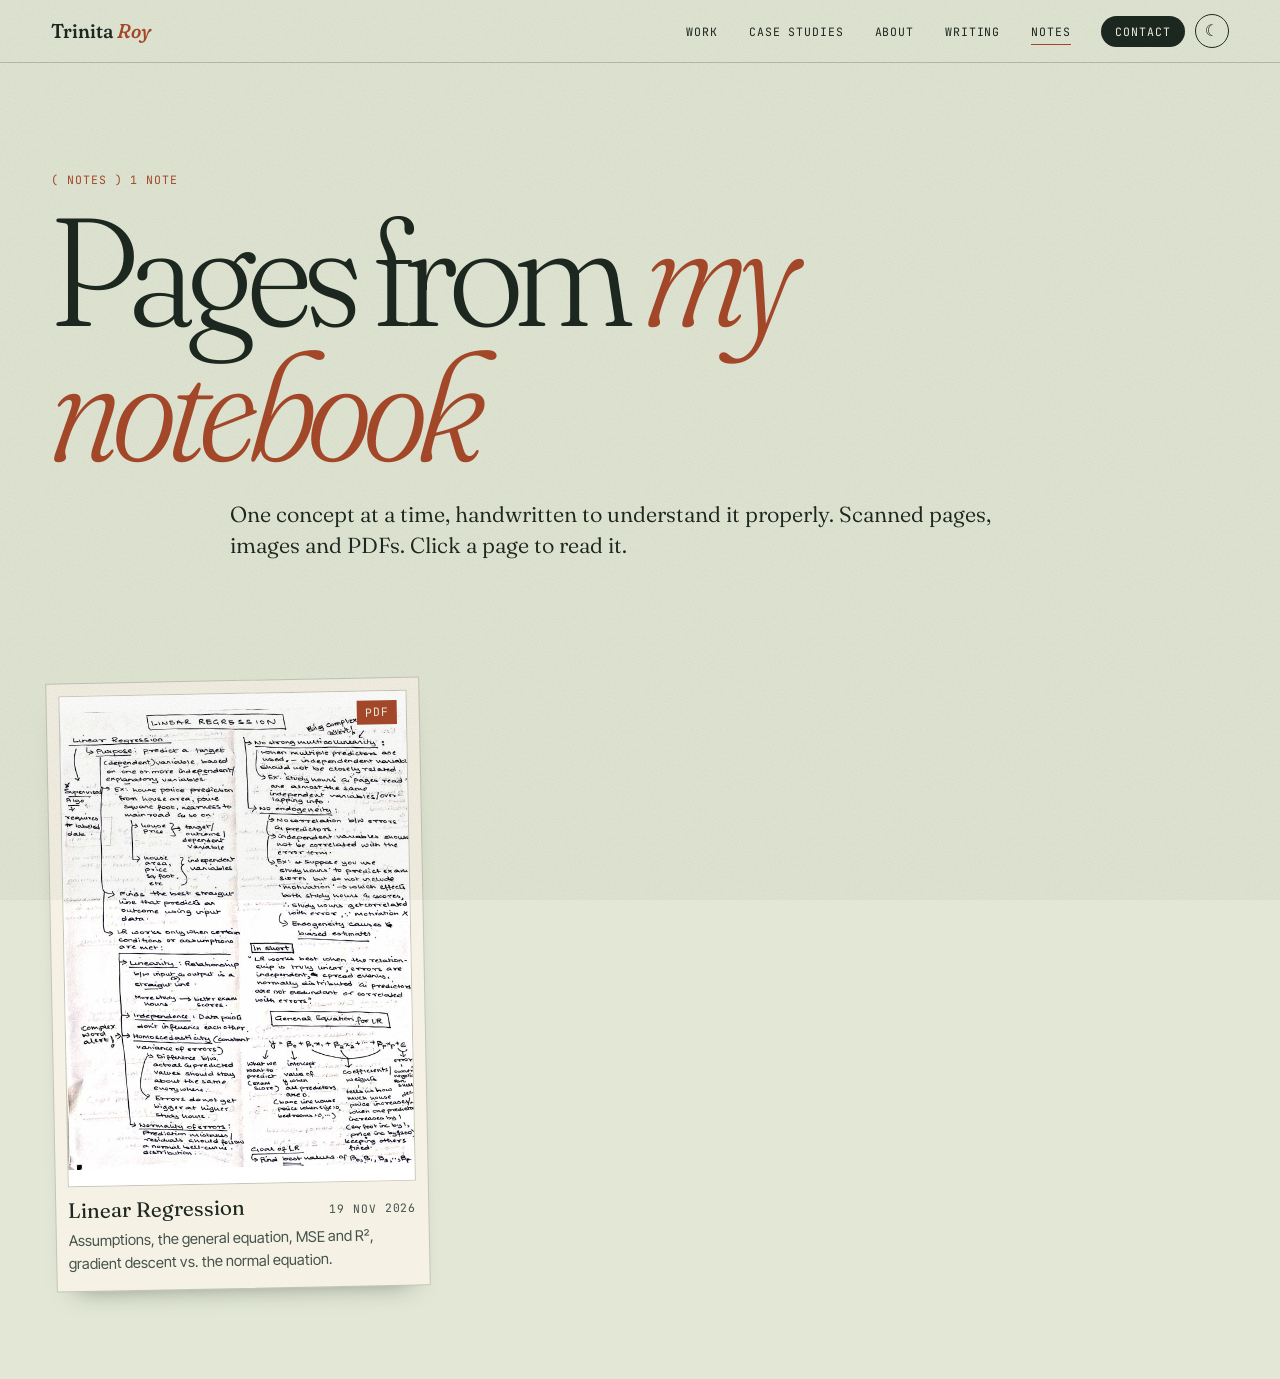
<file: notes.html>
<!doctype html>
<html lang="en" class="no-js">
<head>
<meta charset="utf-8">
<meta name="viewport" content="width=device-width, initial-scale=1">
<title>Notes — Trinita Roy</title>
<meta name="description" content="Handwritten notes on AI concepts, scanned pages, images and PDFs.">
<meta property="og:type" content="website">
<meta property="og:url" content="https://trinita21.github.io/portfolio/notes.html">
<meta property="og:title" content="Notes — Trinita Roy">
<meta property="og:description" content="Handwritten notes on AI concepts, scanned pages, images and PDFs.">
<meta property="og:image" content="https://trinita21.github.io/portfolio/assets/trinita.jpg">
<meta name="twitter:card" content="summary_large_image">
<meta name="twitter:site" content="@trinita_roy">
<meta name="twitter:title" content="Notes — Trinita Roy">
<meta name="twitter:description" content="Handwritten notes on AI concepts, scanned pages, images and PDFs.">
<meta name="twitter:image" content="https://trinita21.github.io/portfolio/assets/trinita.jpg">
<link rel="icon" href="data:image/svg+xml,%3Csvg xmlns='http://www.w3.org/2000/svg' viewBox='0 0 100 100'%3E%3Crect width='100' height='100' fill='%23a8492a'/%3E%3Ctext x='50' y='72' font-size='70' text-anchor='middle' fill='%23f5f1e5' font-family='Georgia' font-style='italic'%3Et%3C/text%3E%3C/svg%3E">
<link rel="preconnect" href="https://fonts.googleapis.com"><link rel="preconnect" href="https://fonts.gstatic.com" crossorigin>
<link href="https://fonts.googleapis.com/css2?family=Fraunces:ital,opsz,wght,SOFT@0,9..144,200..600,0..100;1,9..144,200..600,0..100&family=Inter+Tight:wght@400;500;600&family=JetBrains+Mono:wght@400;500&display=swap" rel="stylesheet">
<script>(function(){var t=localStorage.getItem('theme');if(t)document.documentElement.setAttribute('data-theme',t);})()</script>
<link rel="stylesheet" href="style.css">
<script>document.documentElement.classList.remove('no-js')</script>
</head>
<body>
<header class="nav"><div class="wrap">
  <a class="brand" href="index.html">Trinita <i>Roy</i></a>
  <div class="nav-right">
    <ul id="menu">
      <li><a href="index.html#work">Work</a></li>
      <li><a href="index.html#cases">Case studies</a></li>
      <li><a href="index.html#about">About</a></li>
      <li><a href="blog.html">Writing</a></li>
      <li><a href="notes.html" aria-current="page">Notes</a></li>
      <li><a href="index.html#contact">Contact</a></li>
    </ul>
    <button class="theme-btn" id="theme-toggle" aria-label="Switch to dark mode">☾</button>
    <button class="menu-btn mono" aria-expanded="false" aria-controls="menu">Menu</button>
  </div>
</div></header>

<main class="wrap">
  <div class="page-head">
    <span class="mono clay">( Notes ) <span id="count"></span></span>
    <h1>Pages from <em>my notebook</em></h1>
    <p>One concept at a time, handwritten to understand it properly. Scanned pages, images and PDFs. Click a page to read it.</p>
    <div class="filters" id="filters" aria-label="Filter notes by topic"></div>
  </div>
  <div class="notes" id="notes"></div>

  <div style="height:90px"></div>
</main>

<dialog id="viewer">
  <header><h3></h3><span style="display:flex;gap:8px"><a class="chip" id="vopen" href="#" target="_blank" rel="noopener">Open ↗</a><button class="chip" id="vclose" type="button">Close ✕</button></span></header>
  <div class="vbody"></div>
</dialog>

<script src="notes/notes.js"></script>
<script src="main.js"></script>
</body>
</html>
</file>
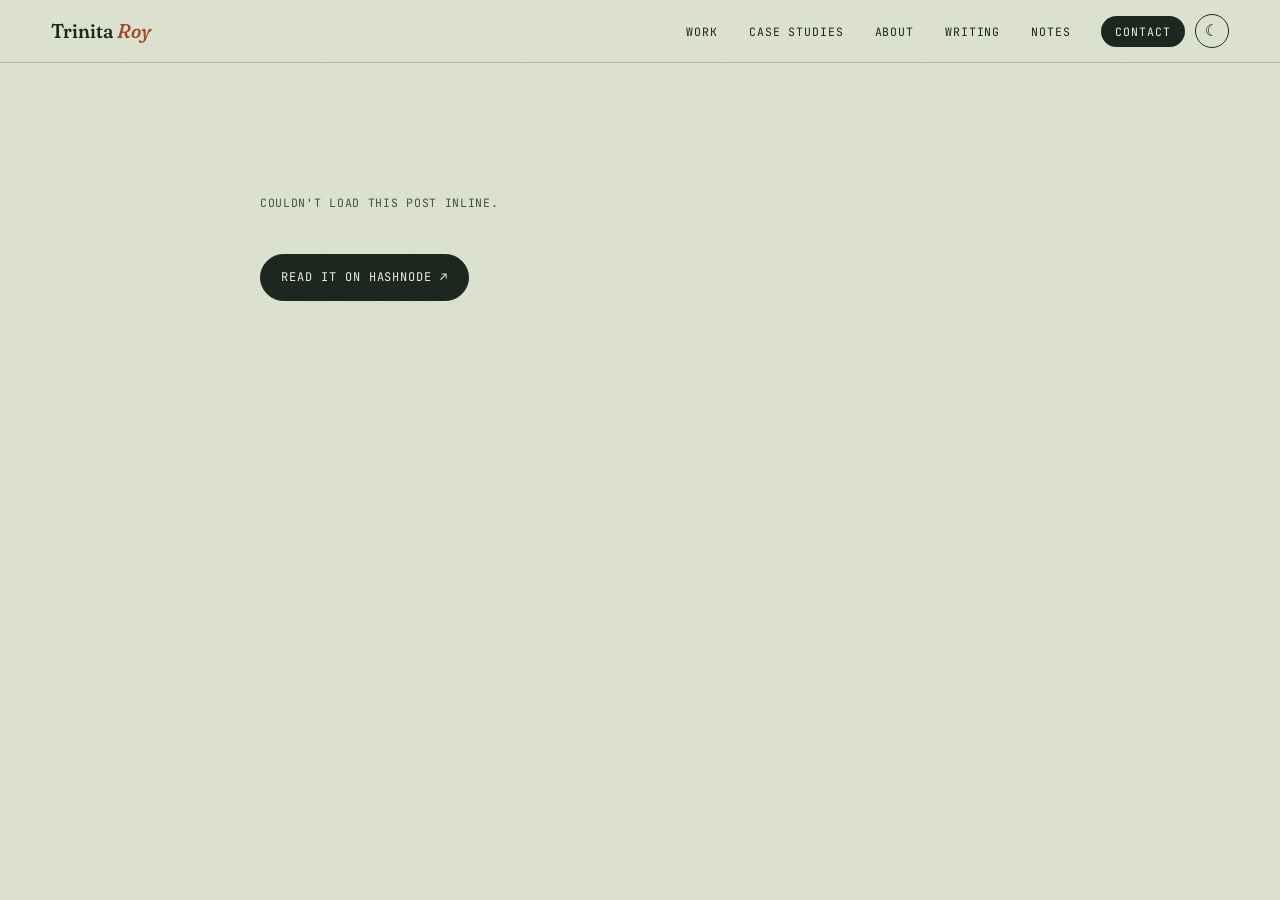
<file: post.html>
<!doctype html>
<html lang="en" class="no-js">
<head>
<meta charset="utf-8">
<meta name="viewport" content="width=device-width, initial-scale=1">
<title>Writing — Trinita Roy</title>
<meta name="description" content="Articles on LLMs, speech AI, adversarial learning and responsible AI by Trinita Roy.">
<meta property="og:type" content="article">
<meta property="og:site_name" content="Trinita Roy">
<meta property="og:title" content="Writing — Trinita Roy">
<meta property="og:description" content="Articles on LLMs, speech AI, adversarial learning and responsible AI by Trinita Roy.">
<meta property="og:image" content="https://trinita21.github.io/portfolio/assets/trinita.jpg">
<meta name="twitter:card" content="summary_large_image">
<meta name="twitter:site" content="@trinita_roy">
<meta name="twitter:title" content="Writing — Trinita Roy">
<meta name="twitter:description" content="Articles on LLMs, speech AI, adversarial learning and responsible AI by Trinita Roy.">
<meta name="twitter:image" content="https://trinita21.github.io/portfolio/assets/trinita.jpg">
<link rel="icon" href="data:image/svg+xml,%3Csvg xmlns='http://www.w3.org/2000/svg' viewBox='0 0 100 100'%3E%3Crect width='100' height='100' fill='%23a8492a'/%3E%3Ctext x='50' y='72' font-size='70' text-anchor='middle' fill='%23f5f1e5' font-family='Georgia' font-style='italic'%3Et%3C/text%3E%3C/svg%3E">
<link rel="preconnect" href="https://fonts.googleapis.com"><link rel="preconnect" href="https://fonts.gstatic.com" crossorigin>
<link href="https://fonts.googleapis.com/css2?family=Fraunces:ital,opsz,wght,SOFT@0,9..144,200..600,0..100;1,9..144,200..600,0..100&family=Inter+Tight:wght@400;500;600&family=JetBrains+Mono:wght@400;500&display=swap" rel="stylesheet">
<script>(function(){var t=localStorage.getItem('theme');if(t)document.documentElement.setAttribute('data-theme',t);})()</script>
<link rel="stylesheet" href="style.css">
<script>document.documentElement.classList.remove('no-js')</script>
</head>
<body>
<header class="nav"><div class="wrap">
  <a class="brand" href="index.html">Trinita <i>Roy</i></a>
  <div class="nav-right">
    <ul id="menu">
      <li><a href="index.html#work">Work</a></li>
      <li><a href="index.html#cases">Case studies</a></li>
      <li><a href="index.html#about">About</a></li>
      <li><a href="blog.html">Writing</a></li>
      <li><a href="notes.html">Notes</a></li>
      <li><a href="index.html#contact">Contact</a></li>
    </ul>
    <button class="theme-btn" id="theme-toggle" aria-label="Switch to dark mode">☾</button>
    <button class="menu-btn mono" aria-expanded="false" aria-controls="menu">Menu</button>
  </div>
</div></header>
<main class="wrap"><article class="article" id="article"><p class="status mono">Loading post…</p></article></main>
<script src="main.js"></script>
</body>
</html>
</file>
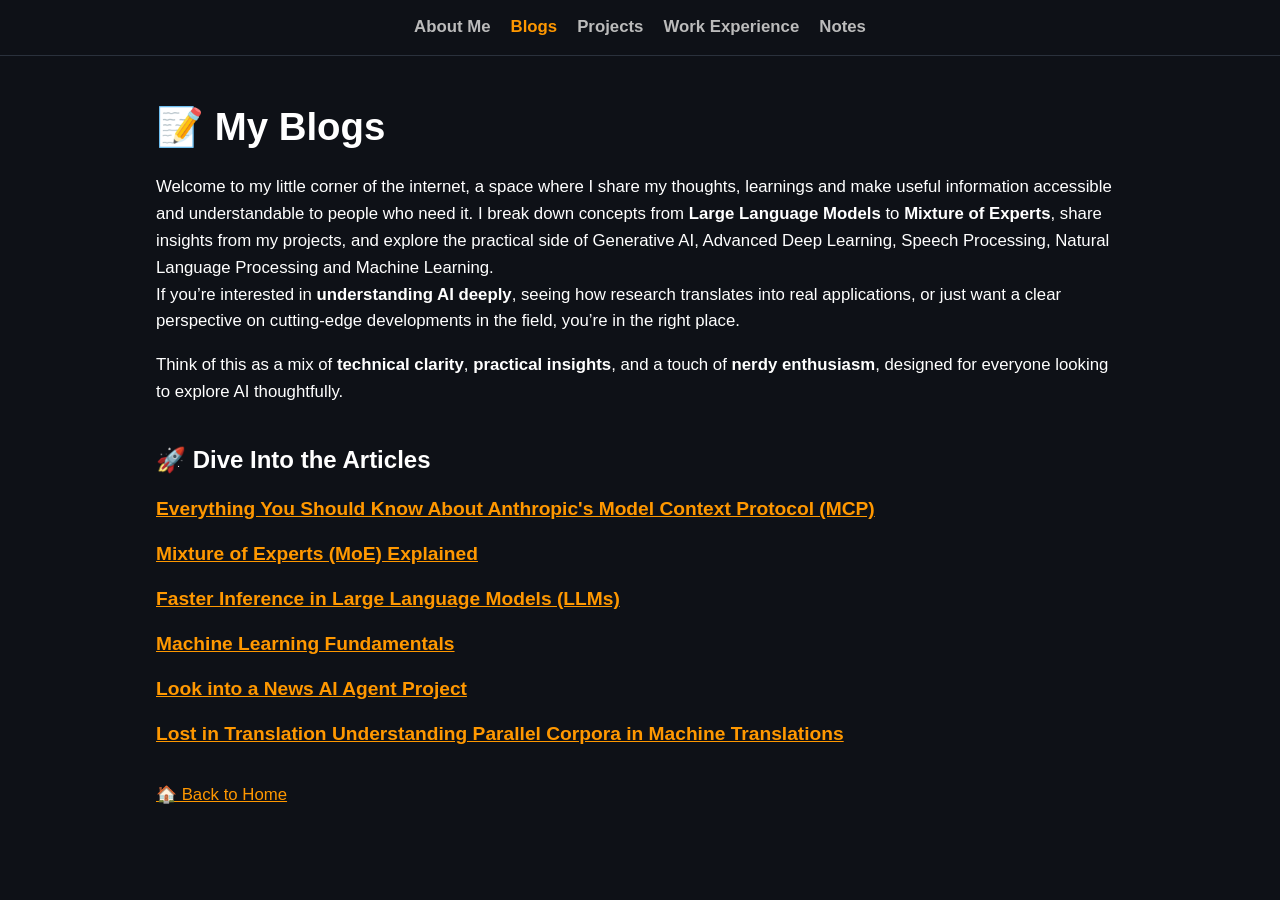
<file: docs/blogs.html>
<!doctype html>
<html lang="en">
<head>
  <meta charset="utf-8">
  <meta name="viewport" content="width=device-width, initial-scale=1">
  <title>Blogs - Trinita Roy</title>
  <link rel="icon" href="data:image/svg+xml,<svg xmlns='http://www.w3.org/2000/svg' viewBox='0 0 100 100'><text y='.9em' font-size='90'>📝</text></svg>">
  <link rel="stylesheet" href="style.css">
</head>
<body>
  <nav class="site-nav">
    <a href="index.html">About Me</a>
    <a href="blogs.html" aria-current="page">Blogs</a>
    <a href="projects.html">Projects</a>
    <a href="work-experience.html">Work Experience</a>
    <a href="notes.html">Notes</a>
  </nav>

  <main>
    <h1>📝 My Blogs</h1>
    <p>
      Welcome to my little corner of the internet, a space where I share my thoughts, learnings and make useful information accessible and understandable to people who need it.
      I break down concepts from <strong>Large Language Models</strong> to <strong>Mixture of Experts</strong>, share insights from my projects, and explore the practical side of Generative AI, Advanced Deep Learning, Speech Processing, Natural Language Processing and Machine Learning.<br>
      If you’re interested in <strong>understanding AI deeply</strong>, seeing how research translates into real applications, or just want a clear perspective on cutting-edge developments in the field, you’re in the right place.
    </p>
    <p>
      Think of this as a mix of <strong>technical clarity</strong>, <strong>practical insights</strong>, and a touch of <strong>nerdy enthusiasm</strong>, designed for everyone looking to explore AI thoughtfully.
    </p>

    <h3>🚀 Dive Into the Articles</h3>
    <div class="blog-list">
      <h4><a href="https://nlp-nerd.hashnode.dev/everything-you-should-know-about-anthropics-model-context-protocol-mcp" target="_blank" rel="noopener">Everything You Should Know About Anthropic's Model Context Protocol (MCP)</a></h4>
      <h4><a href="https://nlp-nerd.hashnode.dev/mixture-of-experts-moe-explained" target="_blank" rel="noopener">Mixture of Experts (MoE) Explained</a></h4>
      <h4><a href="https://nlp-nerd.hashnode.dev/faster-inference-in-large-language-models-llms" target="_blank" rel="noopener">Faster Inference in Large Language Models (LLMs)</a></h4>
      <h4><a href="https://nlp-nerd.hashnode.dev/machine-learning-fundamentals" target="_blank" rel="noopener">Machine Learning Fundamentals</a></h4>
      <h4><a href="https://nlp-nerd.hashnode.dev/look-into-a-news-ai-agent-project" target="_blank" rel="noopener">Look into a News AI Agent Project</a></h4>
      <h4><a href="https://nlp-nerd.hashnode.dev/lost-in-translation-understanding-parallel-corpora-in-machine-translation" target="_blank" rel="noopener">Lost in Translation Understanding Parallel Corpora in Machine Translations</a></h4>
    </div>

    <p style="margin-top:2rem"><a href="index.html">🏠 Back to Home</a></p>
  </main>
</body>
</html>
</file>
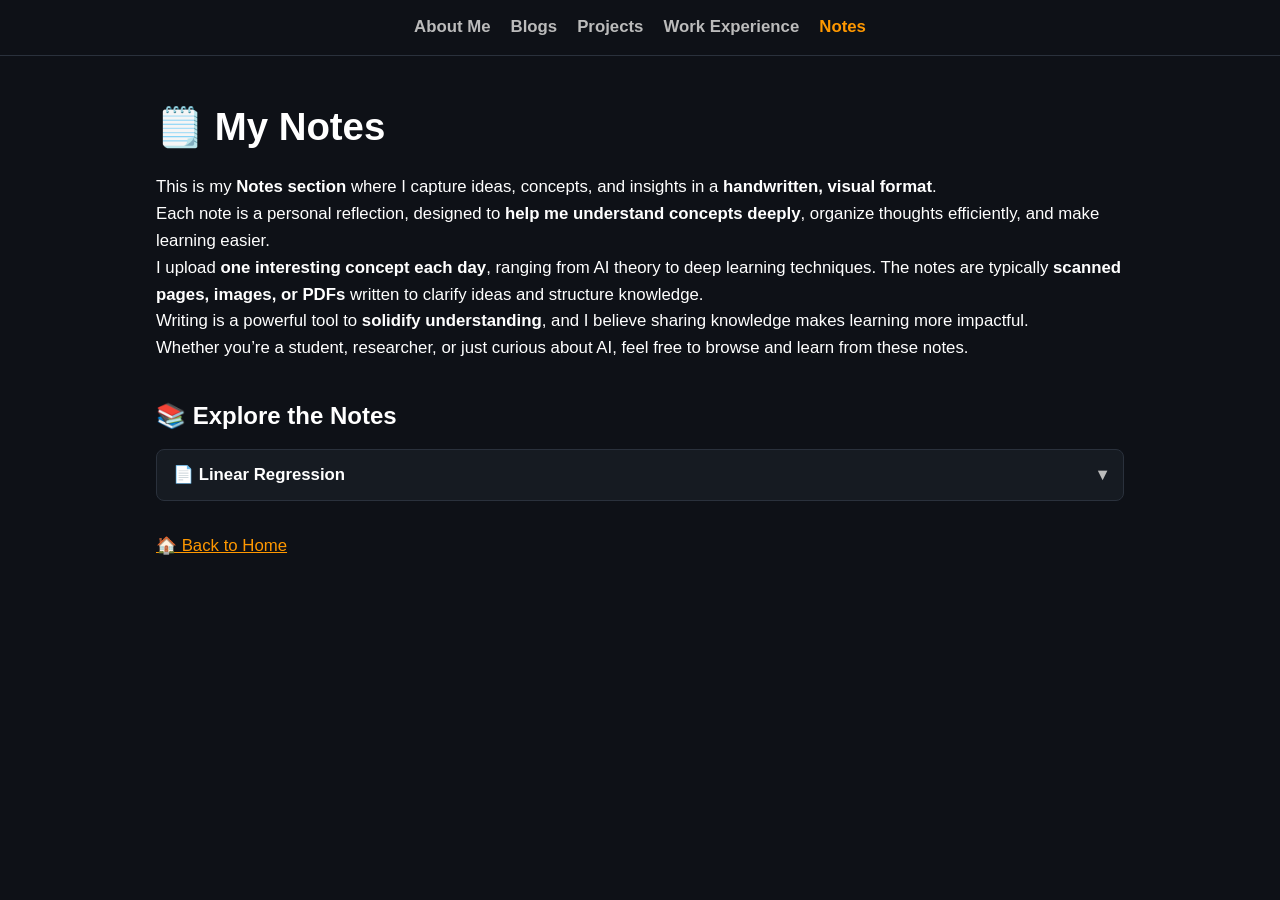
<file: docs/notes.html>
<!doctype html>
<html lang="en">
<head>
  <meta charset="utf-8">
  <meta name="viewport" content="width=device-width, initial-scale=1">
  <title>Notes - Trinita Roy</title>
  <link rel="icon" href="data:image/svg+xml,<svg xmlns='http://www.w3.org/2000/svg' viewBox='0 0 100 100'><text y='.9em' font-size='90'>🗒️</text></svg>">
  <link rel="stylesheet" href="style.css">
</head>
<body>
  <nav class="site-nav">
    <a href="index.html">About Me</a>
    <a href="blogs.html">Blogs</a>
    <a href="projects.html">Projects</a>
    <a href="work-experience.html">Work Experience</a>
    <a href="notes.html" aria-current="page">Notes</a>
  </nav>

  <main>
    <h1>🗒️ My Notes</h1>
    <p>
      This is my <strong>Notes section</strong> where I capture ideas, concepts, and insights in a <strong>handwritten, visual format</strong>.<br>
      Each note is a personal reflection, designed to <strong>help me understand concepts deeply</strong>, organize thoughts efficiently, and make learning easier.<br>
      I upload <strong>one interesting concept each day</strong>, ranging from AI theory to deep learning techniques. The notes are typically <strong>scanned pages, images, or PDFs</strong> written to clarify ideas and structure knowledge.<br>
      Writing is a powerful tool to <strong>solidify understanding</strong>, and I believe sharing knowledge makes learning more impactful.<br>
      Whether you’re a student, researcher, or just curious about AI, feel free to browse and learn from these notes.
    </p>

    <h3>📚 Explore the Notes</h3>

    <!-- To add a note: put the PDF in docs/notes/ and copy one <details> block below. -->
    <details>
      <summary>📄 Linear Regression</summary>
      <div class="body">
        <p>Click below to open the Linear Regression notes in a new tab:</p>
        <a class="button" href="notes/linear_regression.pdf" target="_blank" rel="noopener">📖 Open Linear Regression PDF</a>
      </div>
    </details>

    <p style="margin-top:2rem"><a href="index.html">🏠 Back to Home</a></p>
  </main>
</body>
</html>
</file>
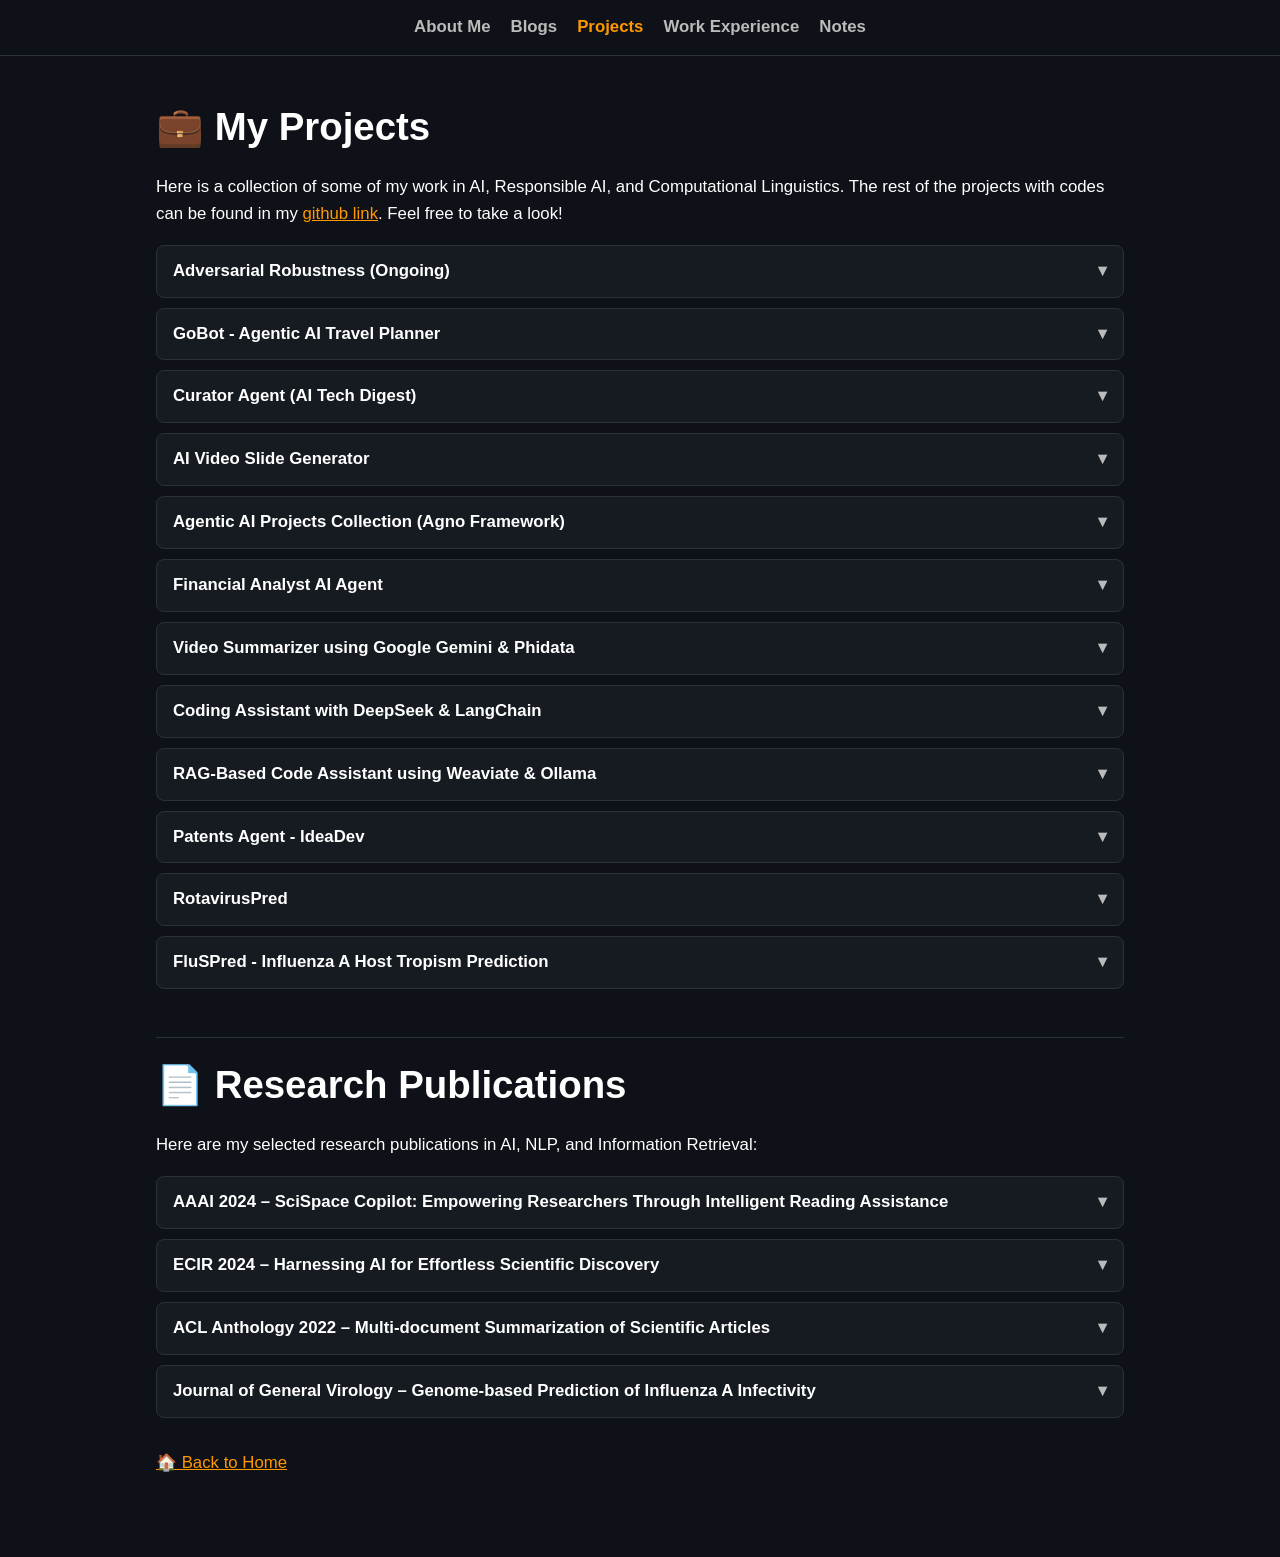
<file: docs/projects.html>
<!doctype html>
<html lang="en">
<head>
  <meta charset="utf-8">
  <meta name="viewport" content="width=device-width, initial-scale=1">
  <title>Projects - Trinita Roy</title>
  <link rel="icon" href="data:image/svg+xml,<svg xmlns='http://www.w3.org/2000/svg' viewBox='0 0 100 100'><text y='.9em' font-size='90'>💼</text></svg>">
  <link rel="stylesheet" href="style.css">
</head>
<body>
  <nav class="site-nav">
    <a href="index.html">About Me</a>
    <a href="blogs.html">Blogs</a>
    <a href="projects.html" aria-current="page">Projects</a>
    <a href="work-experience.html">Work Experience</a>
    <a href="notes.html">Notes</a>
  </nav>

  <main>
    <h1>💼 My Projects</h1>
    <p>Here is a collection of some of my work in AI, Responsible AI, and Computational Linguistics. The rest of the projects with codes can be found in my <a href="https://github.com/Trinita21" target="_blank" rel="noopener">github link</a>. Feel free to take a look!</p>

    <details>
      <summary>Adversarial Robustness (Ongoing)</summary>
      <div class="body"><ul>
        <li>Research project focused on improving adversarial robustness of production-grade LLMs.</li>
        <li>Aims to prevent model jailbreaking and adversarial prompt injection through fine-tuned guardrails.</li>
        <li>Explores privacy-preserving inference and differential noise injection for robustness.</li>
      </ul></div>
    </details>

    <details>
      <summary>GoBot - Agentic AI Travel Planner</summary>
      <div class="body"><ul>
        <li>Built an agentic AI system that generates personalized travel itineraries based on user prompts.</li>
        <li>Developed with FastAPI (backend) and Streamlit (frontend), integrating agent graph reasoning and workflow tracing.</li>
        <li>Implements context chaining and retrieval-based reasoning for dynamic trip planning.</li>
      </ul></div>
    </details>

    <details>
      <summary>Curator Agent (AI Tech Digest)</summary>
      <div class="body"><ul>
        <li>Designed an autonomous assistant to collect, summarize, and email trending AI research and news.</li>
        <li>Integrated LangGraph, summarization models, and RAG pipelines for knowledge curation.</li>
        <li>Currently expanding with voice-based delivery via TTS pipelines.</li>
      </ul></div>
    </details>

    <details>
      <summary>AI Video Slide Generator</summary>
      <div class="body"><ul>
        <li>Developed an NLP-to-Video AI pipeline that transforms PDFs into avatar-based lip-synced videos.</li>
        <li>Combined text understanding, summarization, speech synthesis, and generative avatars.</li>
        <li>Used in production at SciSpace as part of the AI communication toolkit.</li>
      </ul></div>
    </details>

    <details>
      <summary>Agentic AI Projects Collection (Agno Framework)</summary>
      <div class="body"><ul>
        <li>Repository showcasing multiple autonomous AI agents built using Agno framework.</li>
        <li>Includes:
          <ul>
            <li><strong>Travel Agent:</strong> destination planning and itinerary generation.</li>
            <li><strong>Movie Recommender:</strong> personalized film suggestions.</li>
            <li><strong>Research Agent:</strong> information retrieval and summarization for research workflows.</li>
          </ul>
        </li>
      </ul></div>
    </details>

    <details>
      <summary>Financial Analyst AI Agent</summary>
      <div class="body"><ul>
        <li>Built a financial data analysis agent using PhiData and Groq for forecasting and risk modeling.</li>
        <li>Performs automated financial modeling and provides actionable insights via intelligent analysis.</li>
        <li>Demonstrates integration of structured data reasoning with LLM-based interpretation.</li>
      </ul></div>
    </details>

    <details>
      <summary>Video Summarizer using Google Gemini &amp; Phidata</summary>
      <div class="body"><ul>
        <li>Streamlit-based video summarization tool leveraging Google Gemini API and Phidata.</li>
        <li>Generates concise lecture or meeting summaries from long-form video content.</li>
        <li>Designed for accessibility and efficient information extraction.</li>
      </ul></div>
    </details>

    <details>
      <summary>Coding Assistant with DeepSeek &amp; LangChain</summary>
      <div class="body"><ul>
        <li>Developed an AI coding assistant using DeepSeek LLM integrated with LangChain.</li>
        <li>Enables intelligent code generation, debugging, and conversational programming.</li>
        <li>Showcases real-time LLM integration in Streamlit UI for enhanced developer experience.</li>
      </ul></div>
    </details>

    <details>
      <summary>RAG-Based Code Assistant using Weaviate &amp; Ollama</summary>
      <div class="body"><ul>
        <li>Built a Retrieval-Augmented Generation (RAG) system for test case generation.</li>
        <li>Uses Weaviate for vector search and Ollama (LLaMA models) for context-driven code synthesis.</li>
        <li>Designed to automatically suggest and generate unit tests from project repositories.</li>
      </ul></div>
    </details>

    <details>
      <summary>Patents Agent - IdeaDev</summary>
      <div class="body"><ul>
        <li>AI-powered system for idea generation and patent drafting using RAG + Agentic reasoning.</li>
        <li>Integrates Weaviate-based patent search and structured prompt refinement.</li>
        <li>Automates early-stage invention ideation and documentation workflows.</li>
      </ul></div>
    </details>

    <details>
      <summary>RotavirusPred</summary>
      <div class="body"><ul>
        <li>Machine learning-based model predicting virulence of Rotavirus using genome and protein sequence data.</li>
        <li>Designed to assist in identifying high-risk viral strains for public health research.</li>
        <li>Combines sequence analysis, feature engineering, and ensemble ML models.</li>
      </ul></div>
    </details>

    <details>
      <summary>FluSPred - Influenza A Host Tropism Prediction</summary>
      <div class="body"><ul>
        <li>Predicts zoonotic host tropism of Influenza A strains using genome and protein sequence features.</li>
        <li>Developed ML models to assess human infection potential of novel viral strains.</li>
        <li>Aids virology researchers in prioritizing surveillance and pandemic preparedness.</li>
      </ul></div>
    </details>

    <hr>
    <h1>📄 Research Publications</h1>
    <p>Here are my selected research publications in AI, NLP, and Information Retrieval:</p>

    <details>
      <summary>AAAI 2024 – SciSpace Copilot: Empowering Researchers Through Intelligent Reading Assistance</summary>
      <div class="body">
        <ul>
          <li>Published at <strong>AAAI Conference on Artificial Intelligence (AAAI 2024)</strong>.</li>
          <li>Introduces an intelligent reading assistant leveraging LLMs and RAG to enhance scientific comprehension.</li>
          <li>Focuses on context reasoning, adaptive summarization, and literature exploration.</li>
          <li>Demonstrates the role of generative models in improving research workflows.</li>
        </ul>
        <a href="https://ojs.aaai.org/index.php/AAAI/article/view/30578" target="_blank" rel="noopener">Read Paper</a>
      </div>
    </details>

    <details>
      <summary>ECIR 2024 – Harnessing AI for Effortless Scientific Discovery</summary>
      <div class="body">
        <ul>
          <li>Published at <strong>European Conference on Information Retrieval (ECIR 2024)</strong>.</li>
          <li>Proposes an AI system for automating literature review through semantic retrieval and abstractive summarization.</li>
          <li>Combines knowledge graph integration with transformer-based retrieval pipelines.</li>
          <li>Achieved improved clustering and relevance in large-scale scientific corpora.</li>
        </ul>
        <a href="https://link.springer.com/chapter/10.1007/978-3-031-56069-9_28" target="_blank" rel="noopener">Read Paper</a>
      </div>
    </details>

    <details>
      <summary>ACL Anthology 2022 – Multi-document Summarization of Scientific Articles</summary>
      <div class="body">
        <ul>
          <li>Published in <strong>ACL Anthology (SDP Workshop 2022)</strong>.</li>
          <li>Developed a hybrid extractive–abstractive summarization framework for multi-document scientific corpora.</li>
          <li>Used Transformer-based sentence ranking with BART for abstractive generation.</li>
          <li>Improved coherence, informativeness, and factual alignment in evaluation benchmarks.</li>
        </ul>
        <a href="https://aclanthology.org/2022.sdp-1.25/" target="_blank" rel="noopener">Read Paper</a>
      </div>
    </details>

    <details>
      <summary>Journal of General Virology – Genome-based Prediction of Influenza A Infectivity</summary>
      <div class="body">
        <ul>
          <li>Published in the <strong>Journal of General Virology</strong>.</li>
          <li>Designed machine learning models to predict human infectivity of Influenza A based on genomic and proteomic data.</li>
          <li>Supported early detection of high-risk viral strains and zoonotic potential.</li>
          <li>Demonstrated the effectiveness of computational genomics for pandemic preparedness.</li>
        </ul>
        <a href="https://doi.org/10.1099/jgv.0.001802" target="_blank" rel="noopener">Read Paper</a>
      </div>
    </details>

    <p style="margin-top:2rem"><a href="index.html">🏠 Back to Home</a></p>
  </main>
</body>
</html>
</file>
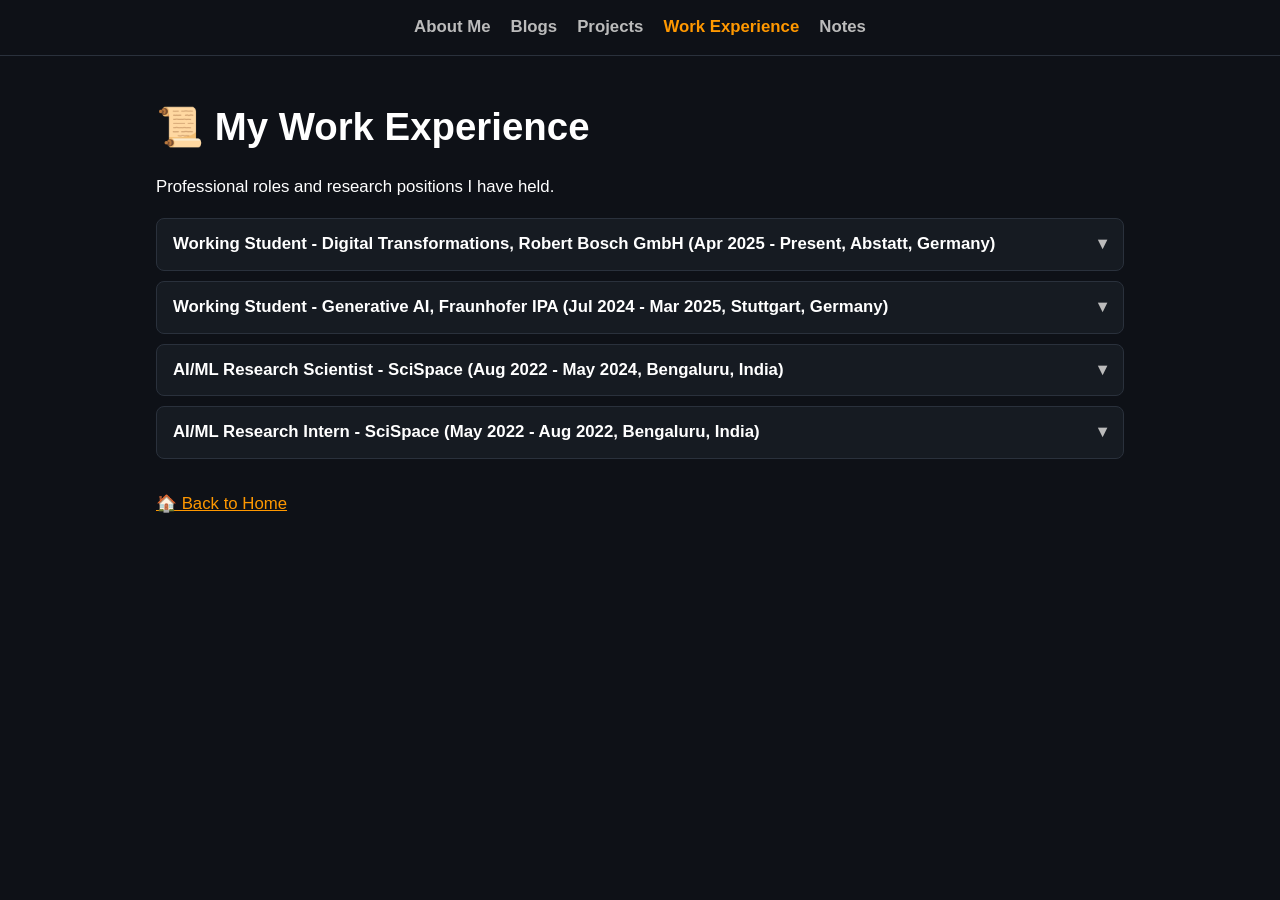
<file: docs/work-experience.html>
<!doctype html>
<html lang="en">
<head>
  <meta charset="utf-8">
  <meta name="viewport" content="width=device-width, initial-scale=1">
  <title>Work Experience - Trinita Roy</title>
  <link rel="icon" href="data:image/svg+xml,<svg xmlns='http://www.w3.org/2000/svg' viewBox='0 0 100 100'><text y='.9em' font-size='90'>📜</text></svg>">
  <link rel="stylesheet" href="style.css">
</head>
<body>
  <nav class="site-nav">
    <a href="index.html">About Me</a>
    <a href="blogs.html">Blogs</a>
    <a href="projects.html">Projects</a>
    <a href="work-experience.html" aria-current="page">Work Experience</a>
    <a href="notes.html">Notes</a>
  </nav>

  <main>
    <h1>📜 My Work Experience</h1>
    <p>Professional roles and research positions I have held.</p>

    <details>
      <summary>Working Student - Digital Transformations, Robert Bosch GmbH (Apr 2025 - Present, Abstatt, Germany)</summary>
      <div class="body"><ul>
        <li>Designed large-scale time-series modeling pipelines for automotive sensor data, enabling real-time signal analysis at scale.</li>
        <li>Built interactive dashboards and auto-generated analytics pipelines, reducing engineering effort by 70% and supporting deployment of domain-specific predictors.</li>
        <li>Set up CI/CD pipelines (GitHub Actions)</li>
      </ul></div>
    </details>

    <details>
      <summary>Working Student - Generative AI, Fraunhofer IPA (Jul 2024 - Mar 2025, Stuttgart, Germany)</summary>
      <div class="body"><ul>
        <li>Led development of a multi-modal medical AI assistant integrating vision, language, and structured data for diagnosis and treatment planning.</li>
        <li>Optimized RAG and GraphRAG architectures, improving retrieval and reasoning performance by 20%.</li>
        <li>Built an ETL pipeline using Azure Data Factory, Databricks, or Synapse.</li>
        <li>Designed data models or dashboards using Power BI, SQL, or Cosmos DB.</li>
        <li>Deployed an AI/ML model integrated into a cloud data workflow.</li>
        <li>Worked with real-time analytics (Event Hubs, Stream Analytics, Kafka).</li>
        <li>Scaled retrieval models to multi-million document corpora while maintaining low inference latency and high accuracy.</li>
      </ul></div>
    </details>

    <details>
      <summary>AI/ML Research Scientist - SciSpace (Aug 2022 - May 2024, Bengaluru, India)</summary>
      <div class="body"><ul>
        <li>Led end-to-end development of AI products using LLMs, NLP, and ML, driving +40% user engagement and +30% user acquisition.</li>
        <li>Designed and deployed foundation model-driven systems for semantic search, summarization, and translation used by millions globally.</li>
        <li>Fine-tuned and optimized large-scale LLMs (LLaMA-2, OPT, GPT) using parameter-efficient training and distributed optimization.</li>
        <li>Built GPU-accelerated semantic similarity search engines with CUDA C++, outperforming traditional RAG systems.</li>
        <li>Built REST APIs in Python and integrated with AI services.</li>
        <li>Automated testing and deployment with GitHub Actions or Azure DevOps.</li>
        <li>Worked on developer productivity tools or custom extensions/plugins.</li>
        <li>Collaborated with backend and UI teams to deliver multi-agent LLM applications integrating orchestration frameworks and distributed inference.</li>
        <li>Developed generative AI pipelines for slide and avatar-based video generation. → <a href="https://typeset.io/pdf-to-video" target="_blank" rel="noopener">Work Sample</a></li>
        <li>Enhanced semantic search accuracy by 20% using Transformer-based NLP systems. → <a href="https://typeset.io/search" target="_blank" rel="noopener">Work Sample</a></li>
        <li>Executed PoCs in multimodal AI, including speech/audio processing and GAN-based image/video editing, leading cross-functional teams to deployment.</li>
      </ul></div>
    </details>

    <details>
      <summary>AI/ML Research Intern - SciSpace (May 2022 - Aug 2022, Bengaluru, India)</summary>
      <div class="body"><ul>
        <li>Conducted research on user acquisition and implemented AI/ML-driven NLP projects increasing web traffic by 15% and improving SEO by 10%.</li>
        <li>Delivered citation classification, lexical FAQ generation, and blog automation pipelines, improving engagement by 20%.</li>
        <li>Built APIs for Named Entity Recognition and Abstractive Summarization, contributing to a 30% rise in organic search traffic.</li>
      </ul></div>
    </details>

    <p style="margin-top:2rem"><a href="index.html">🏠 Back to Home</a></p>
  </main>
</body>
</html>
</file>
<file: style.css>
/* ───────── Tokens ───────── */
:root {
  --paper: #e3e8d6;
  --paper-2: #d3dac3;
  --cream: #f5f1e5;
  --ink: #1d2820;
  --ink-2: #44524a;
  --sage: #7f9475;
  --sage-deep: #43594a;
  --clay: #a8492a;
  --clay-soft: #c9744f;
  --line: rgba(29, 40, 32, .22);

  --serif: "Fraunces", "Iowan Old Style", Georgia, serif;
  --sans: "Inter Tight", system-ui, -apple-system, sans-serif;
  --mono: "JetBrains Mono", ui-monospace, "SF Mono", Menlo, monospace;

  --gutter: clamp(18px, 4vw, 56px);
  --maxw: 1360px;
  color-scheme: light dark;
}

*, *::before, *::after { box-sizing: border-box; }
html { scroll-behavior: smooth; -webkit-text-size-adjust: 100%; }
body {
  margin: 0;
  background: var(--paper);
  color: var(--ink);
  font: 400 1.0625rem/1.6 var(--sans);
  -webkit-font-smoothing: antialiased;
  overflow-x: hidden;
}
/* paper grain */
body::before {
  content: ""; position: fixed; inset: 0; pointer-events: none; z-index: 100;
  opacity: .28; mix-blend-mode: multiply;
  background-image: url("data:image/svg+xml,%3Csvg xmlns='http://www.w3.org/2000/svg' width='200' height='200'%3E%3Cfilter id='n'%3E%3CfeTurbulence type='fractalNoise' baseFrequency='.85' numOctaves='2' stitchTiles='stitch'/%3E%3CfeColorMatrix values='0 0 0 0 .25 0 0 0 0 .3 0 0 0 0 .22 0 0 0 .5 0'/%3E%3C/filter%3E%3Crect width='100%25' height='100%25' filter='url(%23n)'/%3E%3C/svg%3E");
}
img { max-width: 100%; display: block; }
a { color: inherit; text-decoration-thickness: 1px; text-underline-offset: 3px; }
a:hover { color: var(--clay); }
::selection { background: var(--clay); color: var(--cream); }
:focus-visible { outline: 2px solid var(--clay); outline-offset: 3px; }

.wrap { width: 100%; max-width: var(--maxw); margin: 0 auto; padding-inline: var(--gutter); }
.mono { font-family: var(--mono); font-size: .72rem; letter-spacing: .08em; text-transform: uppercase; }
.serif { font-family: var(--serif); }
em.clay, .clay { color: var(--clay); }
.sr { position: absolute; width: 1px; height: 1px; overflow: hidden; clip: rect(0 0 0 0); }

/* ───────── Nav ───────── */
.nav { position: sticky; top: 0; z-index: 50; background: var(--paper); background: color-mix(in srgb, var(--paper) 88%, transparent); backdrop-filter: blur(8px); border-bottom: 1px solid var(--line); }
.nav .wrap { display: flex; align-items: center; justify-content: space-between; height: 62px; }
.brand { font-family: var(--serif); font-size: 1.25rem; font-weight: 500; text-decoration: none; font-variation-settings: "SOFT" 100, "opsz" 60; }
.brand i { color: var(--clay); font-style: italic; }
.nav ul { display: flex; gap: clamp(14px, 2.4vw, 34px); list-style: none; margin: 0; padding: 0; }
.nav li a { font-family: var(--mono); font-size: .72rem; letter-spacing: .08em; text-transform: uppercase; text-decoration: none; padding: 6px 0; position: relative; }
.nav li a::after { content: ""; position: absolute; left: 0; right: 100%; bottom: 0; height: 1px; background: var(--clay); transition: right .3s; }
.nav li a:hover::after, .nav li a[aria-current="page"]::after { right: 0; }
.nav li:last-child a { background: var(--ink); color: var(--cream); padding: 8px 14px; border-radius: 99px; }
.nav li:last-child a::after { display: none; }
.nav li:last-child a:hover { background: var(--clay); }
.nav-right { display: flex; align-items: center; gap: 10px; }
.menu-btn { display: none; font: inherit; background: none; border: 1px solid var(--ink); border-radius: 99px; padding: 6px 14px; cursor: pointer; color: inherit; }
.theme-btn { font: inherit; background: none; border: 1px solid var(--ink); border-radius: 50%; width: 34px; height: 34px; cursor: pointer; color: inherit; display: flex; align-items: center; justify-content: center; font-size: 1rem; flex-shrink: 0; transition: border-color .2s, color .2s; }
.theme-btn:hover { border-color: var(--clay); color: var(--clay); }

/* ───────── Hero ───────── */
.hero { position: relative; padding-block: clamp(36px, 7vw, 96px) clamp(40px, 6vw, 80px); }
.hero-grid { display: grid; grid-template-columns: repeat(12, 1fr); column-gap: 24px; align-items: start; }
.hero-kicker { grid-column: 1 / 8; display: flex; gap: 14px; align-items: center; margin-bottom: 28px; }
.hero-kicker::before { content: ""; width: 44px; height: 1px; background: var(--ink); }
.hero h1 {
  grid-column: 1 / 9; grid-row: 2; margin: 0;
  font-family: var(--serif); font-weight: 300; font-size: clamp(3.1rem, 9.2vw, 9rem);
  line-height: .93; letter-spacing: -.035em; font-variation-settings: "SOFT" 60, "opsz" 144;
  position: relative; z-index: 2;
}
.hero h1 em { font-style: italic; color: var(--clay); font-weight: 400; }
.hero h1 .indent { display: block; padding-left: clamp(0px, 9vw, 150px); }
.portrait { grid-column: 9 / 13; grid-row: 1 / 4; position: relative; margin-top: 10px; transform: translateY(40px); }
.portrait .frame { position: relative; aspect-ratio: 4 / 5.2; border-radius: 300px 300px 4px 4px; overflow: hidden; background: var(--sage); box-shadow: 14px 14px 0 var(--clay); }
.portrait img { width: 100%; height: 100%; object-fit: cover; object-position: 50% 20%; filter: saturate(.85) contrast(1.02); }
.portrait .tag { position: absolute; left: -62px; bottom: 44px; transform: rotate(-90deg); transform-origin: left bottom; white-space: nowrap; color: var(--ink-2); }
.hero-lede { grid-column: 2 / 8; grid-row: 3; margin: clamp(28px, 4vw, 56px) 0 0; font-family: var(--serif); font-size: clamp(1.15rem, 1.9vw, 1.55rem); line-height: 1.42; font-weight: 350; max-width: 34em; }
.hero-meta { grid-column: 1 / 8; grid-row: 4; display: flex; flex-wrap: wrap; gap: 12px 30px; margin-top: 34px; align-items: center; }
.btn { display: inline-flex; align-items: center; gap: 10px; font-family: var(--mono); font-size: .75rem; letter-spacing: .08em; text-transform: uppercase; text-decoration: none; padding: 13px 20px; border-radius: 99px; border: 1px solid var(--ink); transition: .25s; }
.btn.solid { background: var(--ink); color: var(--cream); }
.btn:hover { background: var(--clay); border-color: var(--clay); color: var(--cream); transform: translateY(-2px); }
.now-card { grid-column: 9 / 13; grid-row: 4; margin: 76px 0 0 -40px; background: var(--cream); padding: 20px 22px; transform: rotate(-1.6deg); border: 1px solid var(--line); position: relative; z-index: 3; box-shadow: 0 18px 30px -22px rgba(29, 40, 32, .5); }
.now-card .mono { color: var(--clay); display: flex; align-items: center; gap: 8px; }
.now-card .mono::before { content: ""; width: 7px; height: 7px; border-radius: 50%; background: var(--clay); animation: pulse 2s infinite; }
.now-card p { margin: 10px 0 0; font-family: var(--serif); font-size: 1.05rem; line-height: 1.38; }
@keyframes pulse { 50% { opacity: .25; } }

.strip { border-block: 1px solid var(--ink); overflow: hidden; white-space: nowrap; background: var(--sage-deep); color: var(--cream); }
.strip div { display: inline-block; padding: 13px 0; animation: slide 46s linear infinite; }
.strip span { margin-inline: 22px; }
.strip span::after { content: "✺"; margin-left: 44px; color: var(--clay-soft); }
@keyframes slide { to { transform: translateX(-50%); } }

/* ───────── Section frames ───────── */
section { padding-block: clamp(64px, 10vw, 140px); }
.sec-head { display: grid; grid-template-columns: repeat(12, 1fr); column-gap: 24px; margin-bottom: clamp(32px, 5vw, 64px); align-items: end; }
.sec-head .num { grid-column: 1 / 3; color: var(--clay); }
.sec-head h2 { grid-column: 3 / 11; margin: 0; font-family: var(--serif); font-weight: 300; font-size: clamp(2.3rem, 6vw, 5.2rem); line-height: .98; letter-spacing: -.03em; font-variation-settings: "SOFT" 60, "opsz" 144; }
.sec-head h2 em { font-style: italic; color: var(--clay); }
.sec-head p { grid-column: 3 / 9; margin: 20px 0 0; color: var(--ink-2); max-width: 40em; }

/* ───────── Project index ───────── */
.index { border-top: 1px solid var(--ink); list-style: none; margin: 0; padding: 0; }
.row { border-bottom: 1px solid var(--line); }
.row > a, .row > div.r { display: grid; grid-template-columns: 56px 1fr minmax(120px, 280px) 64px; gap: 20px; align-items: baseline; padding: 22px 8px; text-decoration: none; transition: padding .35s cubic-bezier(.2, .7, .2, 1), color .2s; }
.row .i { font-family: var(--mono); font-size: .72rem; color: var(--ink-2); }
.row .t { font-family: var(--serif); font-size: clamp(1.4rem, 3.2vw, 2.7rem); line-height: 1.05; letter-spacing: -.02em; font-weight: 350; font-variation-settings: "SOFT" 60, "opsz" 100; }
.row .t small { font-family: var(--sans); font-size: .9rem; letter-spacing: 0; color: var(--ink-2); margin-top: 8px; font-weight: 400; display: none; }
.row .k { font-family: var(--mono); font-size: .68rem; letter-spacing: .06em; text-transform: uppercase; color: var(--ink-2); }
.row .y { font-family: var(--mono); font-size: .72rem; text-align: right; }
.index:hover .row { opacity: .38; transition: opacity .25s; }
.index .row:hover { opacity: 1; }
.row:hover > a, .row:hover > div.r { padding-left: 26px; color: var(--clay); }
.row .badge { display: inline-block; font-family: var(--mono); font-size: .62rem; letter-spacing: .08em; text-transform: uppercase; padding: 3px 8px; border: 1px solid currentColor; border-radius: 99px; vertical-align: middle; margin-left: 10px; transform: translateY(-4px); }

#peek { position: fixed; left: 0; top: 0; z-index: 60; width: 300px; pointer-events: none; opacity: 0; transform: translate3d(0, 0, 0) scale(.92) rotate(-2deg); transition: opacity .2s, transform .2s; background: var(--cream); border: 1px solid var(--ink); box-shadow: 10px 10px 0 var(--ink); overflow: hidden; }
#peek.on { opacity: 1; }
#peek .art { height: 150px; position: relative; overflow: hidden; border-bottom: 1px solid var(--ink); }
#peek .art b { position: absolute; right: 12px; bottom: -22px; font-family: var(--serif); font-size: 7.5rem; font-weight: 300; line-height: 1; color: rgba(245, 241, 229, .9); font-style: italic; }
#peek .art svg { position: absolute; inset: 0; width: 100%; height: 100%; }
#peek .body { padding: 14px 16px 18px; }
#peek .body p { margin: 8px 0 0; font-size: .92rem; line-height: 1.42; }
#peek .stat { color: var(--clay); }

/* ───────── Case studies ───────── */
.case { border-top: 1px solid var(--ink); padding-block: clamp(48px, 7vw, 100px); scroll-margin-top: 62px; }
.case:last-of-type { border-bottom: 1px solid var(--ink); }
.case-grid { display: grid; grid-template-columns: repeat(12, 1fr); column-gap: 24px; row-gap: 32px; }
.case-side { grid-column: 1 / 4; align-self: start; position: sticky; top: 90px; }
.case-side .n { font-family: var(--serif); font-size: 6rem; font-weight: 200; line-height: .8; font-style: italic; color: var(--clay); }
.case-side dl { margin: 26px 0 0; display: grid; gap: 14px; }
.case-side dt { color: var(--ink-2); }
.case-side dd { margin: 3px 0 0; font-size: .95rem; }
.case-main { grid-column: 5 / 13; }
.case:nth-of-type(even) .case-side { grid-column: 10 / 13; grid-row: 1; }
.case:nth-of-type(even) .case-main { grid-column: 1 / 10; grid-row: 1; }
.case h3 { margin: 0 0 22px; font-family: var(--serif); font-weight: 300; font-size: clamp(2rem, 4.6vw, 4rem); line-height: 1; letter-spacing: -.03em; font-variation-settings: "SOFT" 60, "opsz" 144; }
.case h3 em { font-style: italic; color: var(--clay); }
.case .lede { font-family: var(--serif); font-size: clamp(1.15rem, 1.8vw, 1.5rem); line-height: 1.42; font-weight: 350; margin: 0 0 34px; max-width: 32em; }
.beats { display: grid; gap: 0; border-top: 1px solid var(--line); }
.beat { display: grid; grid-template-columns: 130px 1fr; gap: 20px; padding: 20px 0; border-bottom: 1px solid var(--line); }
.beat h4 { margin: 4px 0 0; color: var(--clay); font-weight: 400; }
.beat p, .beat ul { margin: 0; }
.beat ul { padding-left: 18px; }
.beat li { margin-bottom: 6px; }
.stats { display: flex; flex-wrap: wrap; gap: 14px 40px; margin: 6px 0 34px; }
.stat-n { font-family: var(--serif); font-size: clamp(2.6rem, 6vw, 5rem); font-weight: 300; line-height: .95; letter-spacing: -.04em; color: var(--clay); }
.stat-l { display: block; margin-top: 6px; max-width: 14em; color: var(--ink-2); }
.links { display: flex; flex-wrap: wrap; gap: 10px; margin-top: 24px; }
.chip { font-family: var(--mono); font-size: .68rem; letter-spacing: .06em; text-transform: uppercase; padding: 6px 11px; border: 1px solid var(--ink); border-radius: 99px; text-decoration: none; }
a.chip:hover { background: var(--ink); color: var(--cream); }
.pull { background: var(--sage-deep); color: var(--cream); padding: 26px 28px; margin: 6px 0 30px -40px; font-family: var(--serif); font-size: clamp(1.3rem, 2.2vw, 1.8rem); line-height: 1.3; font-style: italic; transform: rotate(-.8deg); }
.case:nth-of-type(even) .pull { margin-left: 0; margin-right: -40px; transform: rotate(.8deg); background: var(--clay); }

/* ───────── About / timeline ───────── */
.about-grid { display: grid; grid-template-columns: repeat(12, 1fr); column-gap: 24px; row-gap: 48px; }
.about-copy { grid-column: 3 / 9; font-family: var(--serif); font-size: clamp(1.2rem, 2vw, 1.65rem); line-height: 1.45; font-weight: 350; }
.about-copy p { margin: 0 0 1em; }
.about-copy p:first-child::first-letter { float: left; font-size: 5.2em; line-height: .78; padding: 6px 12px 0 0; color: var(--clay); font-weight: 300; }
.skills { grid-column: 9 / 13; align-self: start; padding-top: 8px; }
.skills h4 { margin: 0 0 8px; color: var(--clay); font-weight: 400; }
.skills p { margin: 0 0 24px; font-size: .95rem; color: var(--ink-2); }
.timeline { grid-column: 3 / 13; list-style: none; margin: 0; padding: 0; border-top: 1px solid var(--ink); }
.timeline li { display: grid; grid-template-columns: 180px 1fr 1.2fr; gap: 24px; padding: 20px 0; border-bottom: 1px solid var(--line); }
.timeline .when { font-family: var(--mono); font-size: .72rem; letter-spacing: .06em; padding-top: 6px; color: var(--ink-2); }
.timeline .what b { font-family: var(--serif); font-weight: 400; font-size: 1.3rem; display: block; line-height: 1.2; }
.timeline .what span { color: var(--ink-2); font-size: .95rem; }
.timeline .how { font-size: .95rem; color: var(--ink-2); }

.pubs { grid-column: 3 / 13; list-style: none; margin: 0; padding: 0; }
.pubs li { display: grid; grid-template-columns: 130px 1fr; gap: 24px; padding: 18px 0; border-bottom: 1px solid var(--line); }
.pubs li:first-child { border-top: 1px solid var(--ink); }
.pubs .v { font-family: var(--mono); font-size: .72rem; color: var(--clay); padding-top: 6px; letter-spacing: .06em; }
.pubs a { font-family: var(--serif); font-size: 1.25rem; line-height: 1.25; text-decoration: none; }
.pubs a:hover { text-decoration: underline; }

/* ───────── Contact ───────── */
.contact { background: var(--ink); color: var(--cream); padding-block: clamp(70px, 11vw, 150px) 40px; position: relative; overflow: hidden; }
.contact a:hover { color: var(--clay-soft); }
.contact h2 { margin: 0; font-family: var(--serif); font-weight: 300; font-size: clamp(3rem, 11vw, 10.5rem); line-height: .9; letter-spacing: -.045em; font-variation-settings: "SOFT" 60, "opsz" 144; }
.contact h2 em { color: var(--clay-soft); font-style: italic; }
.contact h2 .indent { display: block; padding-left: clamp(0px, 12vw, 220px); }
.contact-grid { display: grid; grid-template-columns: repeat(12, 1fr); column-gap: 24px; row-gap: 36px; margin-top: clamp(40px, 6vw, 80px); }
.contact-grid > div:nth-child(1) { grid-column: 1 / 6; }
.contact-grid > div:nth-child(2) { grid-column: 7 / 10; }
.contact-grid > div:nth-child(3) { grid-column: 10 / 13; }
.contact .mail { font-family: var(--serif); font-size: clamp(1.4rem, 3vw, 2.4rem); text-decoration-color: var(--clay-soft); word-break: break-word; }
.contact h5 { margin: 0 0 14px; font-weight: 400; color: var(--sage); }
.contact ul { list-style: none; margin: 0; padding: 0; display: grid; gap: 8px; }
.contact li a { text-decoration: none; display: inline-flex; gap: 8px; font-size: 1.05rem; }
.contact li a::after { content: "↗"; color: var(--clay-soft); transition: transform .2s; }
.contact li a:hover::after { transform: translate(3px, -3px); }
.contact p { color: #c9d0bd; margin: 12px 0 0; max-width: 28em; }
footer.foot { display: flex; flex-wrap: wrap; justify-content: space-between; gap: 10px; margin-top: clamp(50px, 8vw, 110px); padding-top: 20px; border-top: 1px solid rgba(245, 241, 229, .22); color: #a9b39e; }

/* ───────── Inner pages (blog / notes) ───────── */
.page-head { padding-block: clamp(44px, 8vw, 110px) clamp(24px, 4vw, 48px); }
.page-head h1 { margin: 10px 0 0; font-family: var(--serif); font-weight: 300; font-size: clamp(3.4rem, 12vw, 11rem); line-height: .88; letter-spacing: -.045em; font-variation-settings: "SOFT" 60, "opsz" 144; }
.page-head h1 em { font-style: italic; color: var(--clay); }
.page-head p { max-width: 36em; margin: 26px 0 0 clamp(0px, 14vw, 230px); font-family: var(--serif); font-size: clamp(1.1rem, 1.7vw, 1.4rem); line-height: 1.45; font-weight: 350; }
.filters { display: flex; flex-wrap: wrap; gap: 8px; margin: 34px 0 10px; }
.filters button { font-family: var(--mono); font-size: .68rem; letter-spacing: .06em; text-transform: uppercase; background: none; border: 1px solid var(--ink); border-radius: 99px; padding: 7px 13px; cursor: pointer; color: inherit; }
.filters button[aria-pressed="true"], .filters button:hover { background: var(--ink); color: var(--cream); }

.posts { list-style: none; margin: 0; padding: 0; border-top: 1px solid var(--ink); }
.post { display: grid; grid-template-columns: 120px 1fr 240px; gap: 28px; padding: 30px 0; border-bottom: 1px solid var(--line); align-items: start; }
.post time { font-family: var(--mono); font-size: .72rem; letter-spacing: .06em; color: var(--ink-2); padding-top: 10px; }
.post h2 { margin: 0 0 10px; font-family: var(--serif); font-weight: 350; font-size: clamp(1.5rem, 3vw, 2.4rem); line-height: 1.08; letter-spacing: -.02em; }
.post h2 a { text-decoration: none; }
.post h2 a:hover { color: var(--clay); }
.post p { margin: 0 0 12px; color: var(--ink-2); max-width: 38em; }
.post .thumb { aspect-ratio: 16 / 10; background: var(--paper-2); border: 1px solid var(--line); overflow: hidden; }
.post .thumb img { width: 100%; height: 100%; object-fit: cover; transition: transform .6s; filter: saturate(.8); }
.post:hover .thumb img { transform: scale(1.05); }
.post:nth-child(even) .thumb { margin-top: 24px; }
.tags { display: flex; flex-wrap: wrap; gap: 6px; }
.status { font-family: var(--mono); font-size: .72rem; color: var(--ink-2); padding: 30px 0; letter-spacing: .06em; }

.article { max-width: 760px; margin: 0 auto; padding-block: clamp(40px, 7vw, 90px) 90px; }
.article h1 { font-family: var(--serif); font-weight: 300; font-size: clamp(2.2rem, 6vw, 4.4rem); line-height: 1; letter-spacing: -.035em; margin: 16px 0 22px; }
.article .byline { color: var(--ink-2); display: flex; gap: 18px; flex-wrap: wrap; }
.article .cover { margin: 36px -80px; border: 1px solid var(--ink); }
.prose { font-size: 1.14rem; line-height: 1.72; }
.prose h2, .prose h3 { font-family: var(--serif); font-weight: 400; line-height: 1.15; letter-spacing: -.02em; margin: 2.2em 0 .6em; }
.prose h2 { font-size: 2rem; } .prose h3 { font-size: 1.5rem; }
.prose img { margin: 1.6em auto; border: 1px solid var(--line); }
.prose pre { background: var(--ink); color: var(--cream); padding: 18px 20px; overflow-x: auto; font: .85rem/1.55 var(--mono); border-radius: 3px; }
.prose code { font-family: var(--mono); font-size: .88em; background: var(--paper-2); padding: 2px 5px; border-radius: 3px; }
.prose pre code { background: none; padding: 0; }
.prose blockquote { margin: 1.6em 0; padding-left: 22px; border-left: 3px solid var(--clay); font-family: var(--serif); font-style: italic; font-size: 1.3rem; }
.prose table { border-collapse: collapse; display: block; overflow-x: auto; }
.prose td, .prose th { border: 1px solid var(--line); padding: 8px 12px; }
.prose a { color: var(--clay); }
.back { display: inline-block; margin-bottom: 8px; }

/* notes */
.notes { columns: 3 320px; column-gap: 28px; padding-top: 26px; }
.note { break-inside: avoid; margin: 0 0 40px; cursor: pointer; display: block; width: 100%; text-align: left; background: none; border: 0; padding: 0; color: inherit; font: inherit; }
.note .paper { background: var(--cream); padding: 12px 12px 14px; border: 1px solid var(--line); box-shadow: 0 16px 26px -20px rgba(29, 40, 32, .55); transition: transform .35s cubic-bezier(.2, .7, .2, 1); position: relative; }
.note:nth-child(3n+1) .paper { transform: rotate(-1.1deg); }
.note:nth-child(3n+2) .paper { transform: rotate(.9deg); margin-top: 22px; }
.note:nth-child(3n) .paper { transform: rotate(-.4deg); }
.note:hover .paper { transform: rotate(0) translateY(-6px); }
.note .paper img { width: 100%; border: 1px solid var(--line); }
.note .ph { aspect-ratio: 3 / 4; display: grid; place-items: center; background: var(--paper-2); font-family: var(--serif); font-size: 3rem; font-style: italic; color: var(--sage-deep); }
.note .meta { display: flex; justify-content: space-between; gap: 10px; margin-top: 12px; align-items: baseline; }
.note h3 { margin: 0; font-family: var(--serif); font-weight: 400; font-size: 1.3rem; line-height: 1.15; }
.note .kind { position: absolute; top: 22px; right: 22px; background: var(--clay); color: var(--cream); padding: 3px 8px; }
.note .desc { margin: 6px 0 0; font-size: .92rem; color: var(--ink-2); }
dialog#viewer { width: min(1100px, 94vw); height: 92vh; padding: 0; border: 1px solid var(--ink); background: var(--cream); box-shadow: 14px 14px 0 var(--ink); }
dialog#viewer::backdrop { background: rgba(29, 40, 32, .72); }
dialog#viewer header { display: flex; justify-content: space-between; align-items: center; padding: 10px 16px; border-bottom: 1px solid var(--ink); gap: 16px; }
dialog#viewer header h3 { margin: 0; font-family: var(--serif); font-weight: 400; font-size: 1.2rem; }
dialog#viewer .vbody { height: calc(100% - 52px); overflow: auto; display: grid; }
dialog#viewer iframe { width: 100%; height: 100%; border: 0; }
dialog#viewer img { margin: auto; max-height: none; }
dialog#viewer button, dialog#viewer a.chip { font: inherit; cursor: pointer; background: none; color: inherit; }

/* ───────── Reveal ───────── */
.rv { opacity: 0; transform: translateY(26px); transition: opacity .9s cubic-bezier(.2, .7, .2, 1), transform .9s cubic-bezier(.2, .7, .2, 1); }
.rv.in { opacity: 1; transform: none; }
.no-js .rv { opacity: 1; transform: none; }

/* ───────── Responsive ───────── */
@media (max-width: 960px) {
  .menu-btn { display: block; }
  .nav ul { position: absolute; top: 62px; left: 0; right: 0; flex-direction: column; background: var(--paper); padding: 18px var(--gutter) 26px; gap: 14px; border-bottom: 1px solid var(--ink); display: none; z-index: 50; }
  .nav ul.open { display: flex; }
  .nav li:last-child a { display: inline-block; }
  .hero-grid { display: block; }
  .hero h1 { font-size: clamp(3rem, 15vw, 6rem); }
  .portrait { width: 62%; margin: 40px 0 0 auto; transform: none; }
  .portrait .tag { display: none; }
  .hero-lede { margin-top: 32px; max-width: 100%; }
  .now-card { margin: 34px 0 0; max-width: 340px; }
  .sec-head { display: block; }
  .sec-head .num { display: block; margin-bottom: 12px; }
  .row > a, .row > div.r { grid-template-columns: 36px 1fr 44px; gap: 12px; }
  .row .k { display: none; }
  .row .t small { display: block; }
  .row:hover > a, .row:hover > div.r { padding-left: 8px; }
  .case-grid { display: block; }
  .case-side { position: static; margin-bottom: 30px; display: grid; grid-template-columns: auto 1fr; gap: 24px; }
  .case-side dl { margin: 0; grid-template-columns: 1fr 1fr; }
  .case-side .n { font-size: 4.2rem; }
  .pull, .case:nth-of-type(even) .pull { margin-inline: 0; }
  .beat { grid-template-columns: 1fr; gap: 6px; }
  .about-grid { display: block; }
  .about-copy, .skills, .timeline, .pubs { margin-top: 36px; }
  .timeline li { grid-template-columns: 1fr; gap: 6px; }
  .pubs li { grid-template-columns: 1fr; gap: 4px; }
  .contact-grid { display: block; }
  .contact-grid > div { margin-bottom: 36px; }
  .post { grid-template-columns: 1fr; gap: 12px; }
  .post .thumb { order: -1; margin-top: 0 !important; }
  .article .cover { margin-inline: 0; }
  .page-head p { margin-left: 0; }
  #peek { display: none; }
}
@media (hover: none) { #peek { display: none; } .index:hover .row { opacity: 1; } .row .t small { display: block; } }
@media (prefers-reduced-motion: reduce) {
  *, *::before, *::after { animation: none !important; transition: none !important; scroll-behavior: auto !important; }
  .rv { opacity: 1; transform: none; }
}

/* ───────── Dark mode ───────── */
/* Tokens — applied by OS preference (unless user chose light) or manual toggle */
@media (prefers-color-scheme: dark) {
  :root:not([data-theme="light"]) {
    color-scheme: dark;
    --paper:      #161a16;
    --paper-2:    #1e231e;
    --cream:      #252b25;
    --ink:        #d8e0d2;
    --ink-2:      #7d8c7a;
    --sage:       #7f9475;
    --sage-deep:  #2f3f34;
    --clay:       #c96840;
    --clay-soft:  #d4855f;
    --line:       rgba(216, 224, 210, .14);
  }
}
[data-theme="dark"] {
  color-scheme: dark;
  --paper:      #161a16;
  --paper-2:    #1e231e;
  --cream:      #252b25;
  --ink:        #d8e0d2;
  --ink-2:      #7d8c7a;
  --sage:       #7f9475;
  --sage-deep:  #2f3f34;
  --clay:       #c96840;
  --clay-soft:  #d4855f;
  --line:       rgba(216, 224, 210, .14);
}

/* Non-token dark rules */
@media (prefers-color-scheme: dark) {
  :root:not([data-theme="light"]) body::before       { mix-blend-mode: screen; opacity: .12; }
  :root:not([data-theme="light"]) .strip             { color: #d8e0d2; }
  :root:not([data-theme="light"]) .contact           { background: #0e1210; color: #d8e0d2; }
  :root:not([data-theme="light"]) .contact p         { color: #8da48d; }
  :root:not([data-theme="light"]) footer.foot        { color: #7a8a7a; border-top-color: rgba(216, 224, 210, .14); }
  :root:not([data-theme="light"]) .nav               { background: var(--paper); background: color-mix(in srgb, var(--paper) 88%, transparent); }
  :root:not([data-theme="light"]) .nav ul            { background: var(--paper); }
}
[data-theme="dark"] body::before  { mix-blend-mode: screen; opacity: .12; }
[data-theme="dark"] .strip        { color: #d8e0d2; }
[data-theme="dark"] .contact      { background: #0e1210; color: #d8e0d2; }
[data-theme="dark"] .contact p    { color: #8da48d; }
[data-theme="dark"] footer.foot   { color: #7a8a7a; border-top-color: rgba(216, 224, 210, .14); }
[data-theme="dark"] .nav          { background: var(--paper); background: color-mix(in srgb, var(--paper) 88%, transparent); }
[data-theme="dark"] .nav ul       { background: var(--paper); }
</file>
<file: docs/style.css>
:root {
  --bg: #0e1117;
  --surface: #161b22;
  --border: #2a313c;
  --text: #ffffff;
  --muted: #bbbbbb;
  --accent: #ff9800;
  --grad-a: #0072b1;
  --grad-b: #00bfa5;
}

* { box-sizing: border-box; }

html { scroll-behavior: smooth; }

body {
  margin: 0;
  background: var(--bg);
  color: var(--text);
  font-family: "Source Sans 3", "Source Sans Pro", -apple-system, BlinkMacSystemFont, "Segoe UI", Roboto, sans-serif;
  font-size: 1.05rem;
  line-height: 1.6;
}

a { color: var(--accent); }
a:hover { color: #ffb74d; }

/* --- Top nav --- */
.site-nav {
  display: flex;
  flex-wrap: wrap;
  gap: 4px 20px;
  justify-content: center;
  padding: 14px 16px;
  border-bottom: 1px solid var(--border);
}
.site-nav a {
  color: var(--muted);
  text-decoration: none;
  font-weight: 600;
}
.site-nav a:hover,
.site-nav a[aria-current="page"] { color: var(--accent); }

main {
  max-width: 1000px;
  margin: 0 auto;
  padding: 2rem 16px 4rem;
}

h1 { font-size: 2.4rem; margin: 0.5rem 0 1rem; }
h3 { font-size: 1.5rem; margin: 2.2rem 0 0.8rem; }

/* --- Home --- */
.title {
  font-size: 3rem;
  font-weight: bold;
  text-align: center;
  animation: fadeIn 1.2s ease-in;
}

.header {
  display: grid;
  grid-template-columns: 250px 1fr;
  gap: 2.5rem;
  align-items: start;
  margin-top: 1.5rem;
}

.profile-img {
  border-radius: 50%;
  width: 250px;
  height: 250px;
  object-fit: cover;
  border: 3px solid var(--accent);
  animation: fadeIn 2s ease-in;
}

.subtitle {
  font-size: 1.3rem;
  color: var(--muted);
  margin-bottom: 1rem;
}

.social-icons a {
  margin-right: 15px;
  font-size: 1.2rem;
  text-decoration: none;
  color: var(--text);
  transition: 0.3s;
}
.social-icons a:hover { color: var(--accent); }

.nav-buttons {
  display: flex;
  justify-content: center;
  gap: 20px;
  margin: 1.5rem 0 2rem;
  flex-wrap: wrap;
}
.nav-buttons a {
  display: inline-flex;
  align-items: center;
  justify-content: center;
  text-decoration: none;
  color: white;
  background: linear-gradient(135deg, var(--grad-a), var(--grad-b));
  padding: 0.8em 1.2em;
  border-radius: 12px;
  font-weight: 600;
  width: 180px;
  height: 55px;
  transition: all 0.3s ease;
  box-shadow: 0 4px 8px rgba(0,0,0,0.15);
}
.nav-buttons a:hover {
  background: linear-gradient(135deg, var(--grad-b), var(--grad-a));
  transform: translateY(-3px);
  box-shadow: 0 6px 14px rgba(0,0,0,0.25);
}

.button {
  display: inline-block;
  padding: 10px 18px;
  background: #4CAF50;
  color: white;
  border-radius: 8px;
  text-decoration: none;
  font-weight: 600;
}
.button:hover { color: white; filter: brightness(1.1); }

/* --- Expanders (replaces st.expander) --- */
details {
  border: 1px solid var(--border);
  border-radius: 8px;
  margin-bottom: 10px;
  background: var(--surface);
}
summary {
  cursor: pointer;
  padding: 12px 16px;
  font-weight: 600;
  list-style: none;
  display: flex;
  justify-content: space-between;
  gap: 12px;
}
summary::-webkit-details-marker { display: none; }
summary::after { content: "▾"; color: var(--muted); transition: transform 0.2s; }
details[open] summary::after { transform: rotate(180deg); }
summary:hover { color: var(--accent); }
details > .body { padding: 0 16px 12px; }
details ul { margin-top: 0; padding-left: 1.3rem; }

.blog-list h4 { margin: 0.9rem 0; font-size: 1.2rem; }

hr { border: none; border-top: 1px solid var(--border); margin: 3rem 0 1rem; }

footer {
  text-align: center;
  color: var(--muted);
  font-size: 0.9rem;
  padding: 1.5rem 16px 2rem;
}

@keyframes fadeIn {
  0% { opacity: 0; transform: translateY(20px); }
  100% { opacity: 1; transform: translateY(0); }
}

@media (max-width: 720px) {
  .title { font-size: 2.2rem; }
  h1 { font-size: 1.9rem; }
  .header { grid-template-columns: 1fr; justify-items: center; gap: 1.5rem; }
  .profile-img { width: 200px; height: 200px; }
}
</file>
